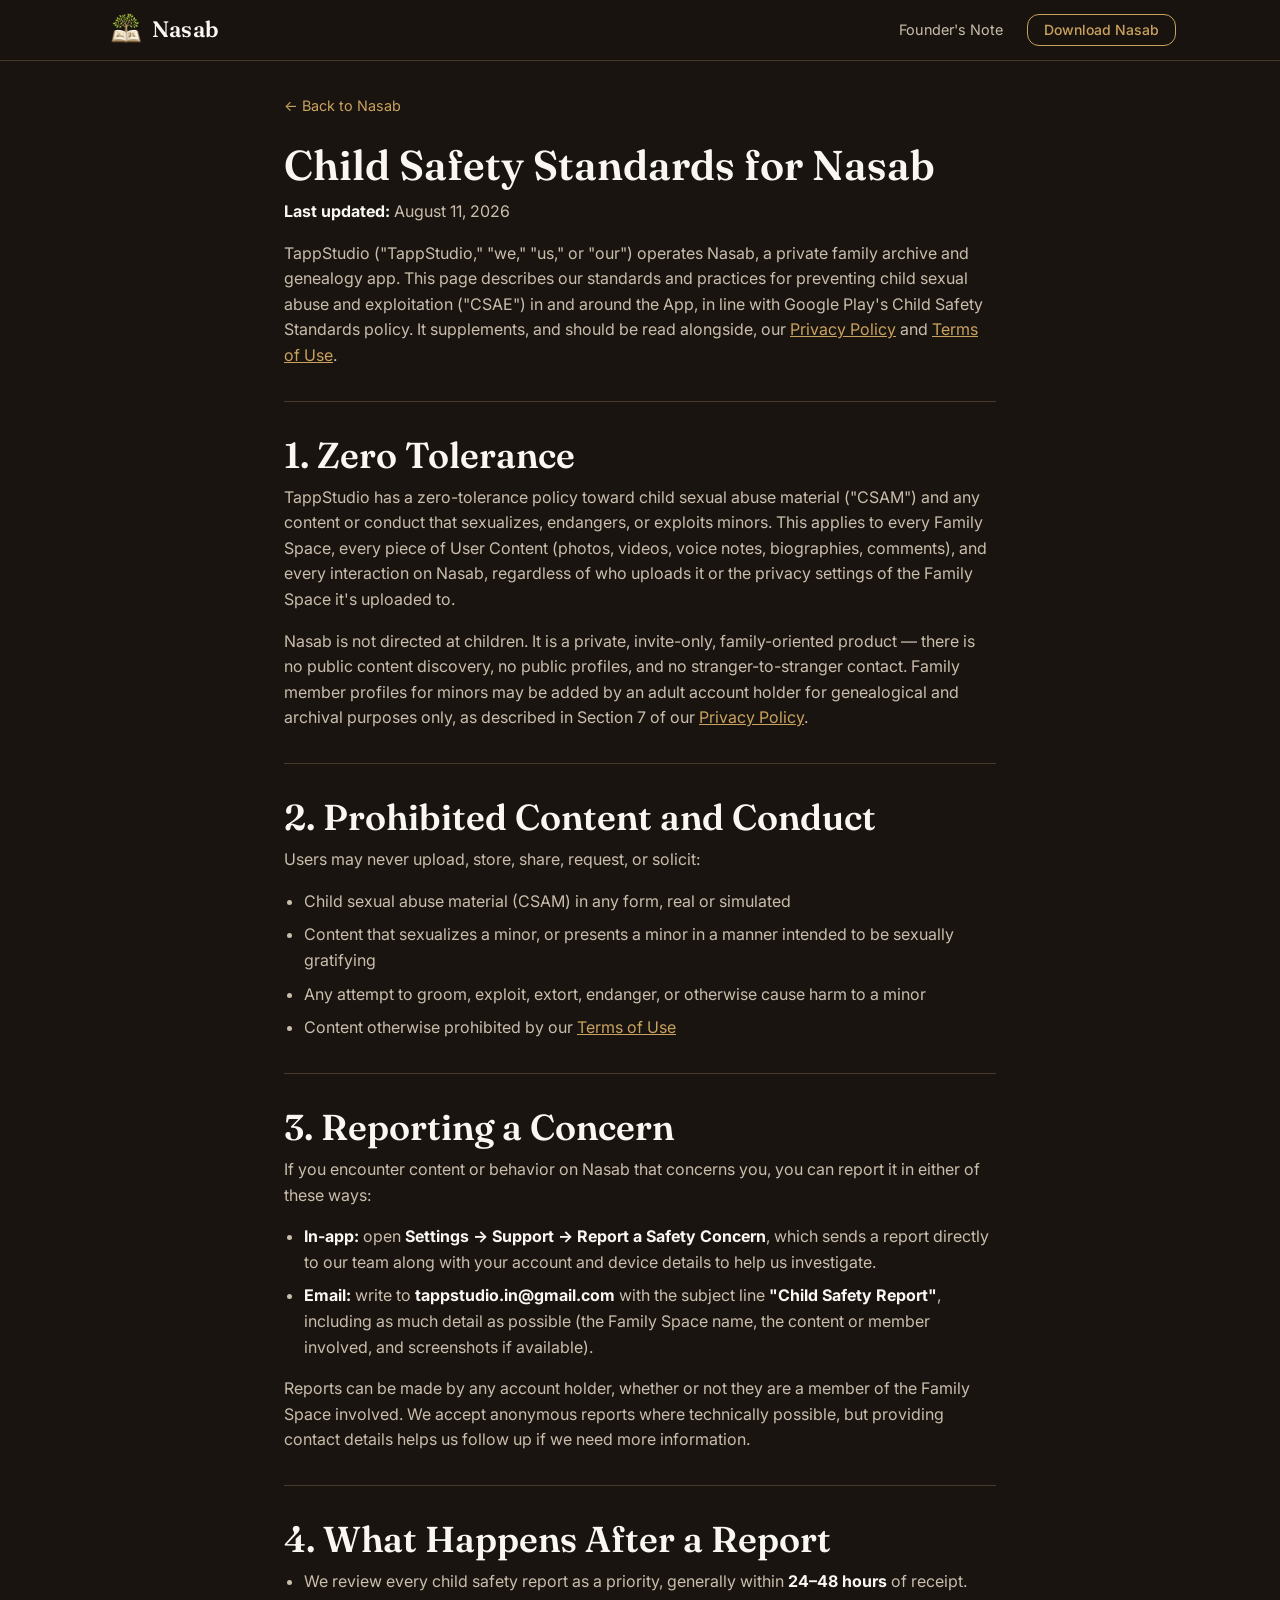
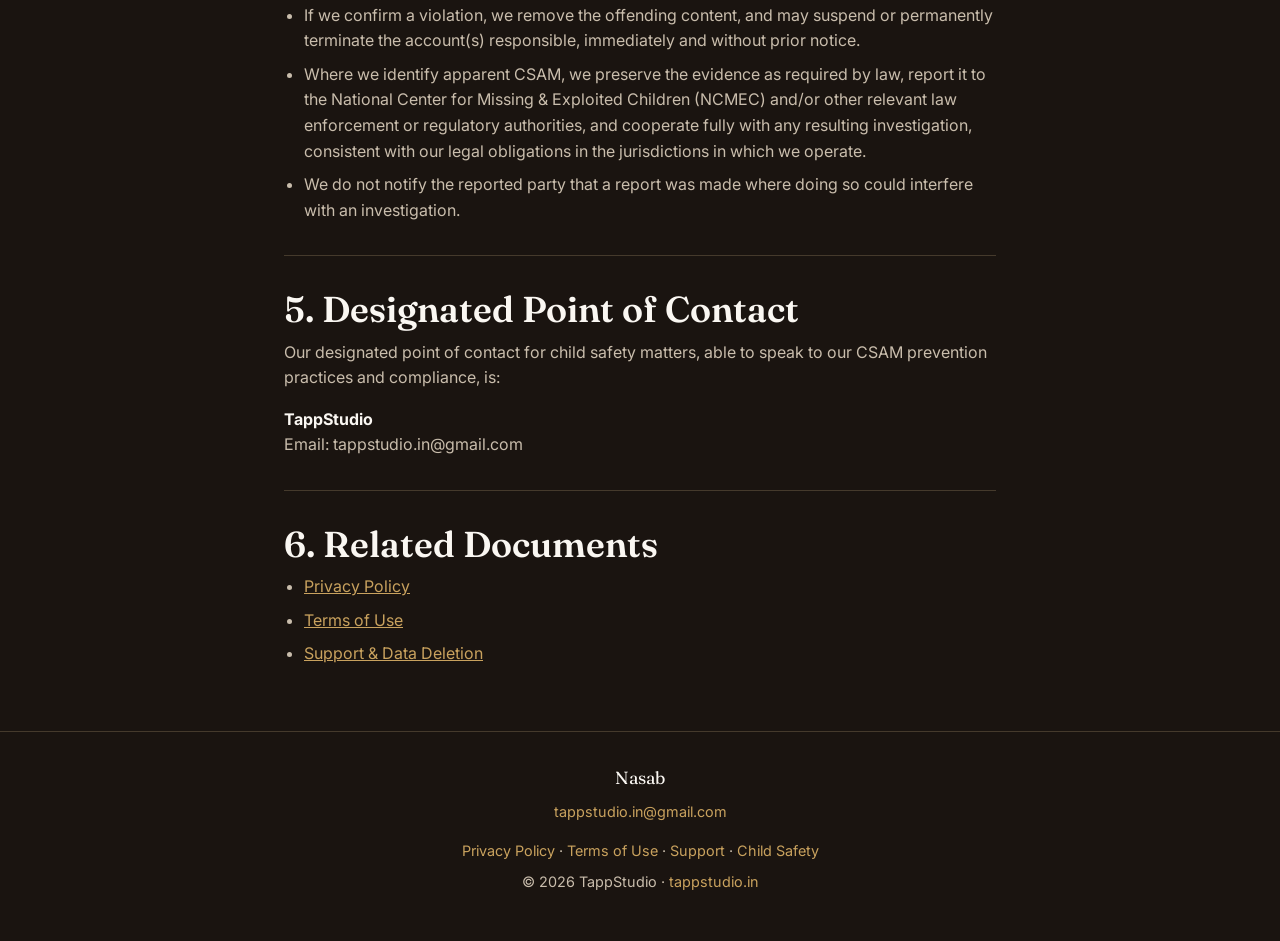
<file: child-safety-standards/index.html>
<!doctype html>
<html lang="en">

<head>
  <meta charset="UTF-8">
  <meta name="viewport" content="width=device-width, initial-scale=1.0">
  <title>Child Safety Standards — Nasab</title>
  <meta name="description" content="Nasab's Child Safety Standards: our zero-tolerance policy on child sexual abuse and exploitation, how to report a concern, and what happens next.">
  <link rel="canonical" href="https://nasab.tappstudio.in/child-safety-standards/">
  <meta name="theme-color" content="#4B3621">

  <link rel="icon" type="image/png" href="../assets/brand/icon.png">
  <link rel="apple-touch-icon" href="../assets/brand/icon.png">

  <!-- Open Graph -->
  <meta property="og:type" content="website">
  <meta property="og:site_name" content="Nasab">
  <meta property="og:url" content="https://nasab.tappstudio.in/child-safety-standards/">
  <meta property="og:title" content="Child Safety Standards — Nasab">
  <meta property="og:description" content="Nasab's Child Safety Standards: our zero-tolerance policy on child sexual abuse and exploitation, how to report a concern, and what happens next.">
  <meta property="og:image" content="https://nasab.tappstudio.in/assets/brand/og-image.jpg">
  <meta property="og:image:width" content="1200">
  <meta property="og:image:height" content="630">

  <!-- Twitter Card -->
  <meta name="twitter:card" content="summary_large_image">
  <meta name="twitter:title" content="Child Safety Standards — Nasab">
  <meta name="twitter:description" content="Nasab's Child Safety Standards: our zero-tolerance policy on child sexual abuse and exploitation, how to report a concern, and what happens next.">
  <meta name="twitter:image" content="https://nasab.tappstudio.in/assets/brand/og-image.jpg">

  <link rel="preconnect" href="https://fonts.googleapis.com">
  <link rel="preconnect" href="https://fonts.gstatic.com" crossorigin>
  <link
    href="https://fonts.googleapis.com/css2?family=Fraunces:wght@400;600;700&family=Lora:ital@1&family=Inter:wght@400;500;600&display=swap"
    rel="stylesheet">

  <link rel="stylesheet" href="../css/tokens.css">
  <link rel="stylesheet" href="../css/main.css">
</head>

<body>

  <header class="site-header">
    <div class="container">
      <div class="site-header-left">
        <a class="wordmark" href="/">
          <picture>
            <source srcset="../assets/brand/icon.webp" type="image/webp">
            <img class="wordmark-icon" src="../assets/brand/icon.png" alt="" width="44" height="44">
          </picture>Nasab</a>
      </div>
      <div class="site-header-right">
        <nav class="site-nav">
          <a href="/founders-note/">Founder's Note</a>
        </nav>
        <a class="btn btn-outline" href="/#download">Download Nasab</a>
      </div>
    </div>
  </header>

  <main id="top">

    <section class="legal">
      <div class="container legal-content">
        <a class="legal-back" href="/">&larr; Back to Nasab</a>

        <h1>Child Safety Standards for Nasab</h1>
        <p><strong>Last updated:</strong> August 11, 2026</p>
        <p>TappStudio ("TappStudio," "we," "us," or "our") operates Nasab, a private family archive and genealogy app. This page describes our standards and practices for preventing child sexual abuse and exploitation ("CSAE") in and around the App, in line with Google Play's Child Safety Standards policy. It supplements, and should be read alongside, our <a href="/privacy-policy/">Privacy Policy</a> and <a href="/terms/">Terms of Use</a>.</p>
        <hr />
        <h2>1. Zero Tolerance</h2>
        <p>TappStudio has a zero-tolerance policy toward child sexual abuse material ("CSAM") and any content or conduct that sexualizes, endangers, or exploits minors. This applies to every Family Space, every piece of User Content (photos, videos, voice notes, biographies, comments), and every interaction on Nasab, regardless of who uploads it or the privacy settings of the Family Space it's uploaded to.</p>
        <p>Nasab is not directed at children. It is a private, invite-only, family-oriented product — there is no public content discovery, no public profiles, and no stranger-to-stranger contact. Family member profiles for minors may be added by an adult account holder for genealogical and archival purposes only, as described in Section 7 of our <a href="/privacy-policy/">Privacy Policy</a>.</p>
        <hr />
        <h2>2. Prohibited Content and Conduct</h2>
        <p>Users may never upload, store, share, request, or solicit:</p>
        <ul>
        <li>Child sexual abuse material (CSAM) in any form, real or simulated</li>
        <li>Content that sexualizes a minor, or presents a minor in a manner intended to be sexually gratifying</li>
        <li>Any attempt to groom, exploit, extort, endanger, or otherwise cause harm to a minor</li>
        <li>Content otherwise prohibited by our <a href="/terms/">Terms of Use</a></li>
        </ul>
        <hr />
        <h2>3. Reporting a Concern</h2>
        <p>If you encounter content or behavior on Nasab that concerns you, you can report it in either of these ways:</p>
        <ul>
        <li><strong>In-app:</strong> open <strong>Settings &rarr; Support &rarr; Report a Safety Concern</strong>, which sends a report directly to our team along with your account and device details to help us investigate.</li>
        <li><strong>Email:</strong> write to <strong>tappstudio.in@gmail.com</strong> with the subject line <strong>"Child Safety Report"</strong>, including as much detail as possible (the Family Space name, the content or member involved, and screenshots if available).</li>
        </ul>
        <p>Reports can be made by any account holder, whether or not they are a member of the Family Space involved. We accept anonymous reports where technically possible, but providing contact details helps us follow up if we need more information.</p>
        <hr />
        <h2>4. What Happens After a Report</h2>
        <ul>
        <li>We review every child safety report as a priority, generally within <strong>24&ndash;48 hours</strong> of receipt.</li>
        <li>If we confirm a violation, we remove the offending content, and may suspend or permanently terminate the account(s) responsible, immediately and without prior notice.</li>
        <li>Where we identify apparent CSAM, we preserve the evidence as required by law, report it to the National Center for Missing &amp; Exploited Children (NCMEC) and/or other relevant law enforcement or regulatory authorities, and cooperate fully with any resulting investigation, consistent with our legal obligations in the jurisdictions in which we operate.</li>
        <li>We do not notify the reported party that a report was made where doing so could interfere with an investigation.</li>
        </ul>
        <hr />
        <h2>5. Designated Point of Contact</h2>
        <p>Our designated point of contact for child safety matters, able to speak to our CSAM prevention practices and compliance, is:</p>
        <p><strong>TappStudio</strong><br />
        Email: tappstudio.in@gmail.com</p>
        <hr />
        <h2>6. Related Documents</h2>
        <ul>
        <li><a href="/privacy-policy/">Privacy Policy</a></li>
        <li><a href="/terms/">Terms of Use</a></li>
        <li><a href="/support/">Support &amp; Data Deletion</a></li>
        </ul>
      </div>
    </section>

  </main>

  <footer class="site-footer">
    <div class="container">
      <p class="footer-wordmark">Nasab</p>
      <p><a href="mailto:tappstudio.in@gmail.com">tappstudio.in@gmail.com</a></p>
      <p class="footer-links">
        <a href="/privacy-policy/">Privacy Policy</a> &middot;
        <a href="/terms/">Terms of Use</a> &middot;
        <a href="/support/">Support</a> &middot;
        <a href="/child-safety-standards/">Child Safety</a>
      </p>
      <p>&copy; <span id="year"></span> TappStudio &middot; <a href="https://tappstudio.in">tappstudio.in</a></p>
    </div>
  </footer>

  <script>
    document.getElementById('year').textContent = new Date().getFullYear();
  </script>
</body>

</html>
</file>
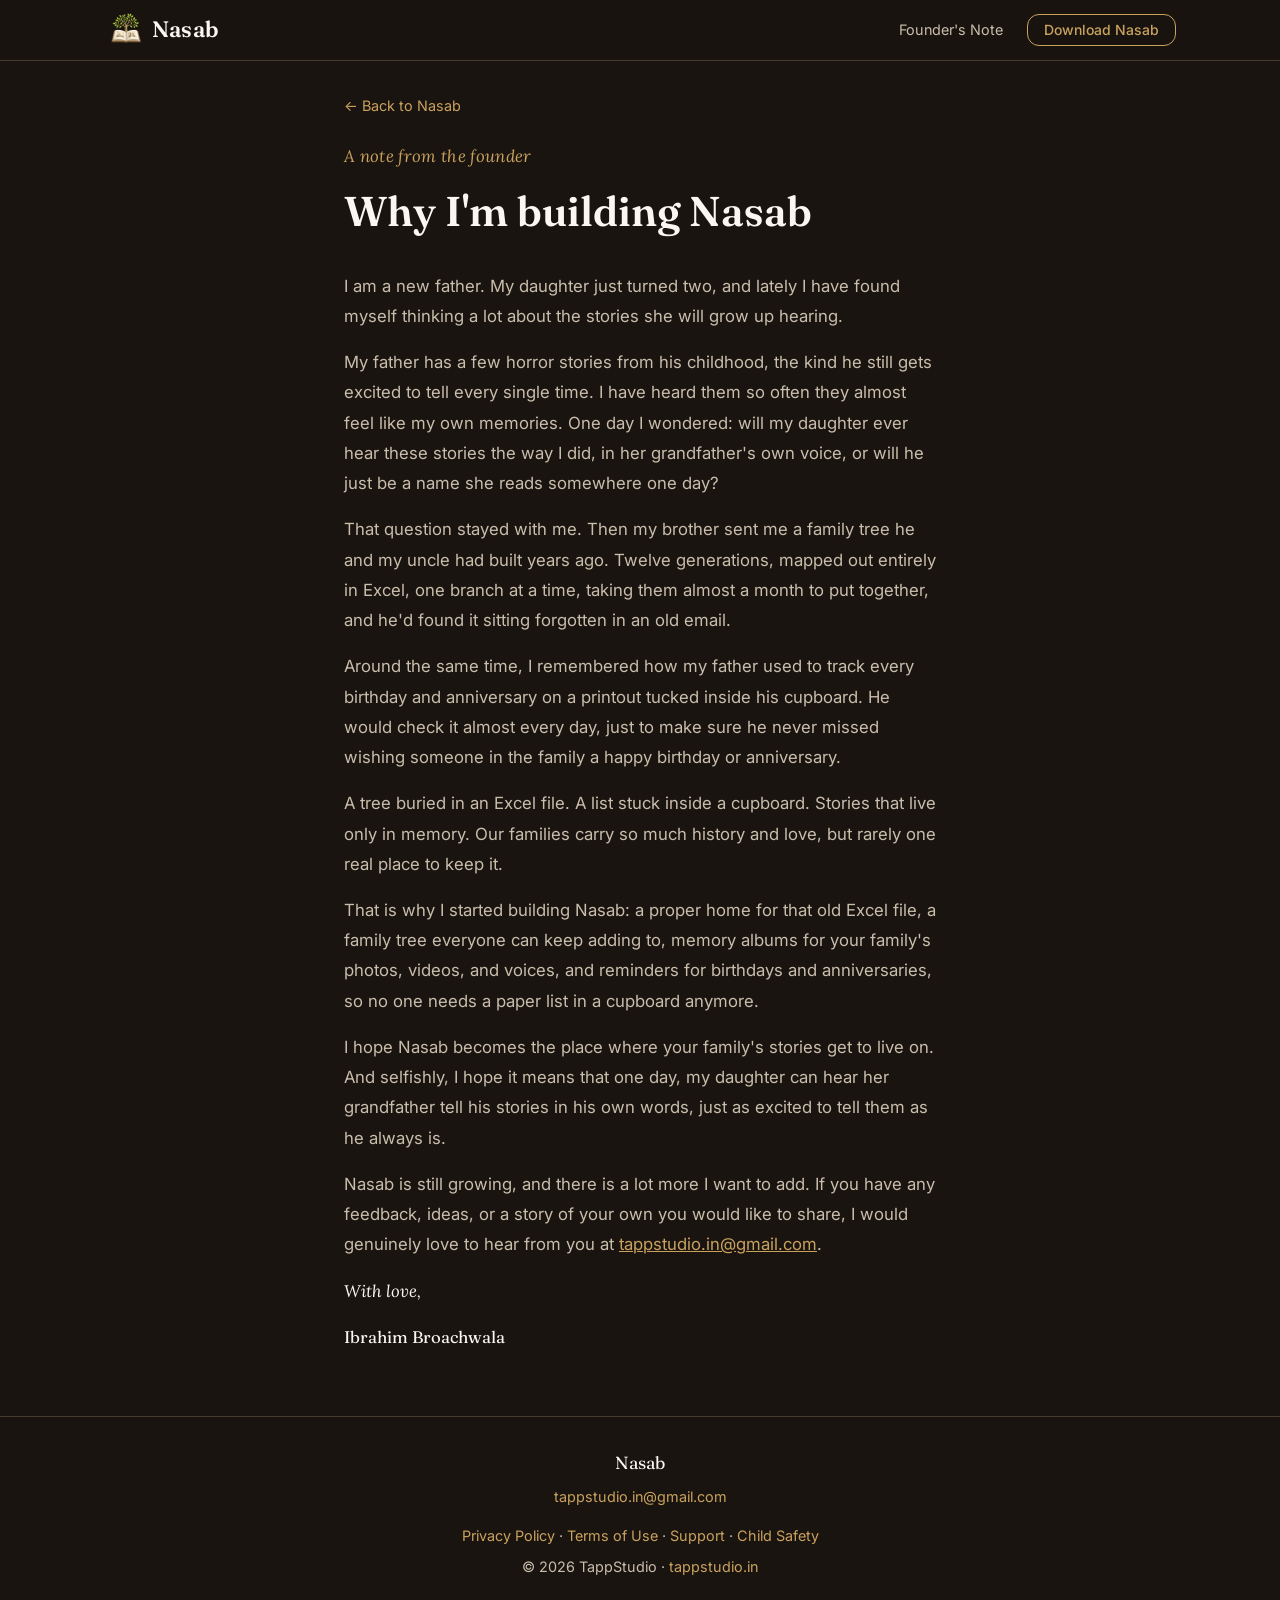
<file: founders-note/index.html>
<!doctype html>
<html lang="en">

<head>
  <meta charset="UTF-8">
  <meta name="viewport" content="width=device-width, initial-scale=1.0">
  <title>A Founder's Note: Why I'm Building Nasab</title>
  <meta name="description"
    content="A personal note from Nasab's founder on why he is building a family archive app: for his daughter, his father's stories, and a family tree that should never sit forgotten in an old email again.">
  <link rel="canonical" href="https://nasab.tappstudio.in/founders-note/">
  <meta name="theme-color" content="#4B3621">

  <link rel="icon" type="image/png" href="../assets/brand/icon.png">
  <link rel="apple-touch-icon" href="../assets/brand/icon.png">

  <!-- Open Graph -->
  <meta property="og:type" content="article">
  <meta property="og:site_name" content="Nasab">
  <meta property="og:url" content="https://nasab.tappstudio.in/founders-note/">
  <meta property="og:title" content="A Founder's Note: Why I'm Building Nasab">
  <meta property="og:description"
    content="A personal note from Nasab's founder on why he is building a family archive app: for his daughter, his father's stories, and a family tree that should never sit forgotten in an old email again.">
  <meta property="og:image" content="https://nasab.tappstudio.in/assets/brand/og-image.jpg">
  <meta property="og:image:width" content="1200">
  <meta property="og:image:height" content="630">

  <!-- Twitter Card -->
  <meta name="twitter:card" content="summary_large_image">
  <meta name="twitter:title" content="A Founder's Note: Why I'm Building Nasab">
  <meta name="twitter:description"
    content="A personal note from Nasab's founder on why he is building a family archive app: for his daughter, his father's stories, and a family tree that should never sit forgotten in an old email again.">
  <meta name="twitter:image" content="https://nasab.tappstudio.in/assets/brand/og-image.jpg">

  <link rel="preconnect" href="https://fonts.googleapis.com">
  <link rel="preconnect" href="https://fonts.gstatic.com" crossorigin>
  <link
    href="https://fonts.googleapis.com/css2?family=Fraunces:wght@400;600;700&family=Lora:ital@1&family=Inter:wght@400;500;600&display=swap"
    rel="stylesheet">

  <link rel="stylesheet" href="../css/tokens.css">
  <link rel="stylesheet" href="../css/main.css">
</head>

<body>

  <header class="site-header">
    <div class="container">
      <div class="site-header-left">
        <a class="wordmark" href="/">
          <picture>
            <source srcset="../assets/brand/icon.webp" type="image/webp">
            <img class="wordmark-icon" src="../assets/brand/icon.png" alt="" width="44" height="44">
          </picture>Nasab</a>
      </div>
      <div class="site-header-right">
        <nav class="site-nav">
          <a href="/founders-note/">Founder's Note</a>
        </nav>
        <a class="btn btn-outline" href="/#download">Download Nasab</a>
      </div>
    </div>
  </header>

  <main id="top">

    <section class="legal">
      <div class="container legal-content letter-content">
        <a class="legal-back" href="/">&larr; Back to Nasab</a>

        <p class="eyebrow">A note from the founder</p>
        <h1>Why I'm building Nasab</h1>
        <br>
        <p>I am a new father. My daughter just turned two, and lately I have found myself thinking a lot about the
          stories she will grow up hearing.</p>

        <p>My father has a few horror stories from his childhood, the kind he still gets excited to tell every
          single time. I have heard them so often they almost feel like my own memories. One day I wondered: will
          my daughter ever hear these stories the way I did, in her grandfather's own voice, or will he just be a
          name she reads somewhere one day?</p>

        <p>That question stayed with me. Then my brother sent me a family tree he and my uncle had built years ago.
          Twelve generations, mapped out entirely in Excel, one branch at a time, taking them almost a month to put
          together, and he'd found it sitting forgotten in an old email.</p>

        <p>Around the same time, I remembered how my father used to track every birthday and anniversary on a
          printout tucked inside his cupboard. He would check it almost every day, just to make sure he never
          missed wishing someone in the family a happy birthday or anniversary.</p>

        <p>A tree buried in an Excel file. A list stuck inside a cupboard. Stories that live only in memory. Our
          families carry so much history and love, but rarely one real place to keep it.</p>

        <p>That is why I started building Nasab: a proper home for that old Excel file, a family tree everyone
          can keep adding to, memory albums for your family's photos, videos, and voices, and reminders for
          birthdays and anniversaries, so no one needs a paper list in a cupboard anymore.</p>

        <p>I hope Nasab becomes the place where your family's stories get to live on. And selfishly, I hope it
          means that one day, my daughter can hear her grandfather tell his stories in his own words, just as
          excited to tell them as he always is.</p>

        <p>Nasab is still growing, and there is a lot more I want to add. If you have any feedback, ideas, or a
          story of your own you would like to share, I would genuinely love to hear from you at
          <a href="mailto:tappstudio.in@gmail.com">tappstudio.in@gmail.com</a>.
        </p>

        <p class="letter-signoff">With love,</p>
        <p class="letter-signature">Ibrahim Broachwala</p>
      </div>
    </section>

  </main>

  <footer class="site-footer">
    <div class="container">
      <p class="footer-wordmark">Nasab</p>
      <p><a href="mailto:tappstudio.in@gmail.com">tappstudio.in@gmail.com</a></p>
      <p class="footer-links">
        <a href="/privacy-policy/">Privacy Policy</a> &middot;
        <a href="/terms/">Terms of Use</a> &middot;
        <a href="/support/">Support</a> &middot;
        <a href="/child-safety-standards/">Child Safety</a>
      </p>
      <p>&copy; <span id="year"></span> TappStudio &middot; <a href="https://tappstudio.in">tappstudio.in</a></p>
    </div>
  </footer>

  <script>
    document.getElementById('year').textContent = new Date().getFullYear();
  </script>
</body>

</html>
</file>
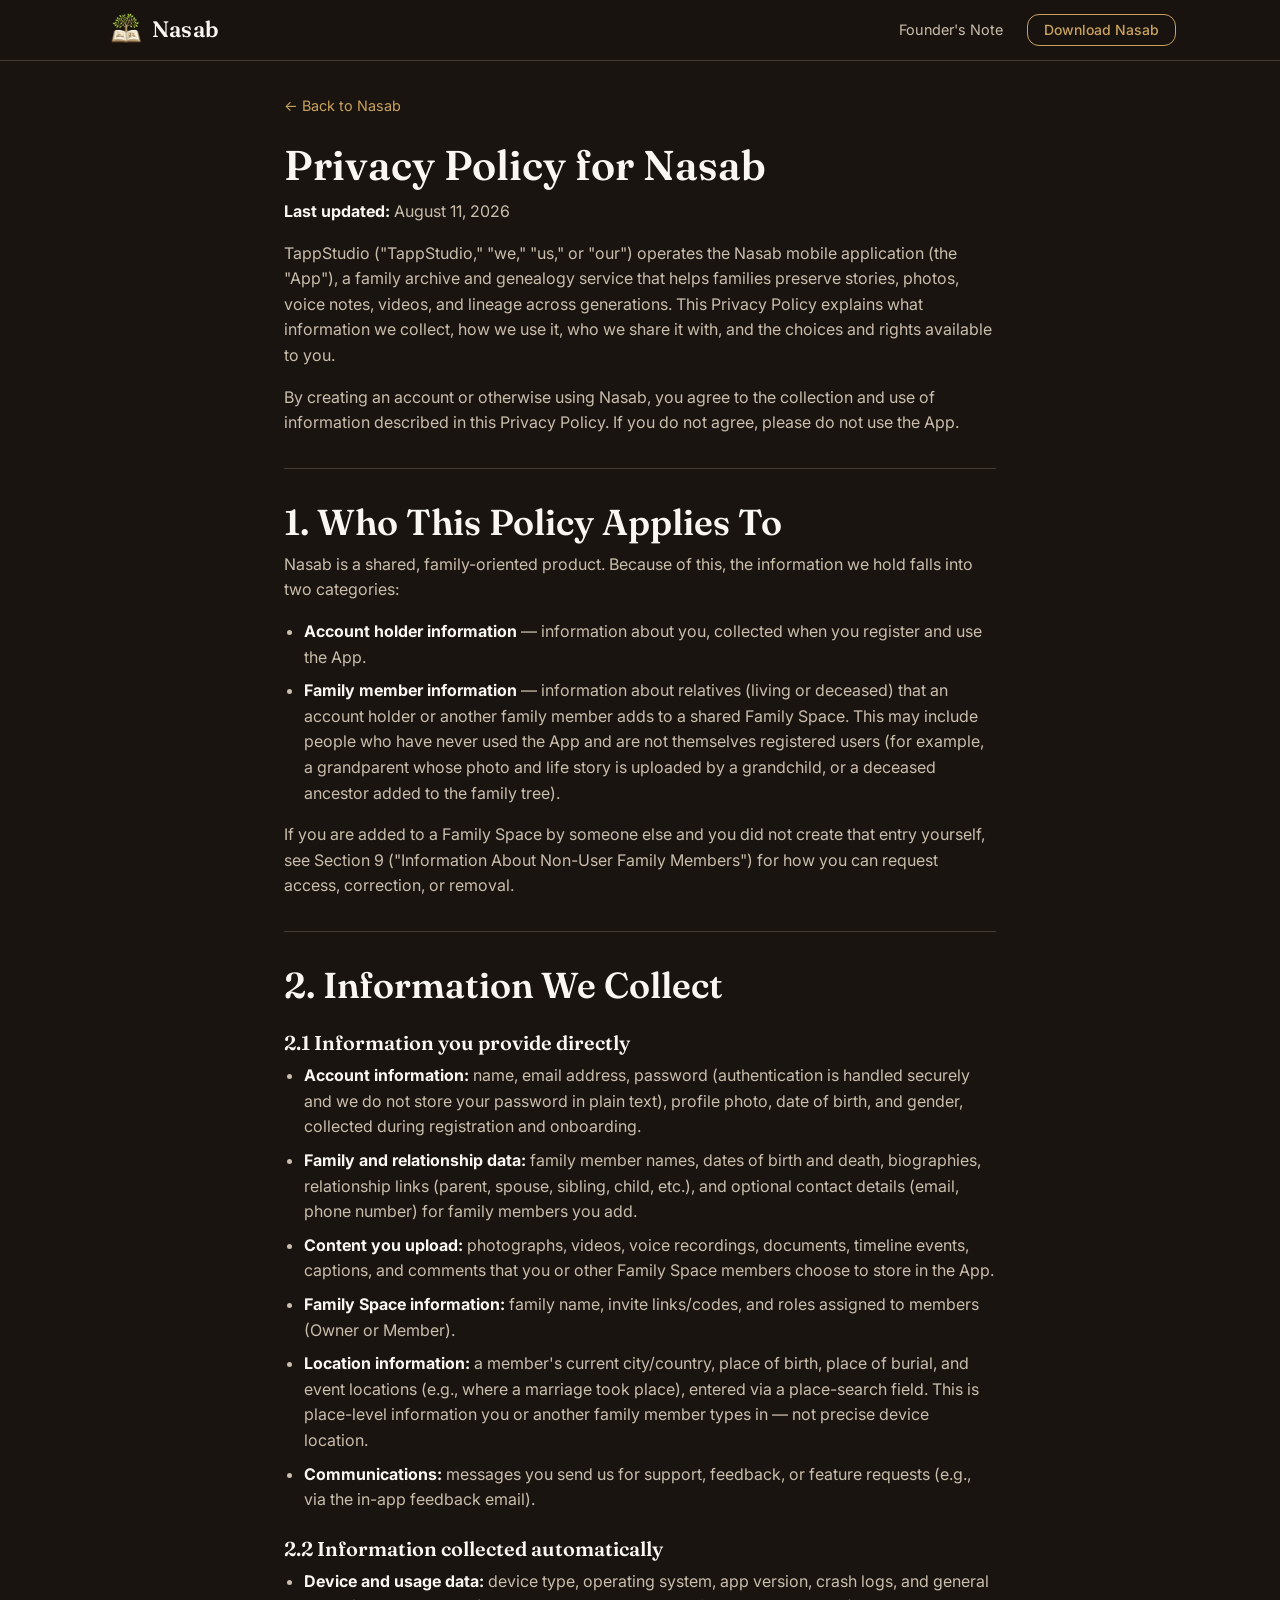
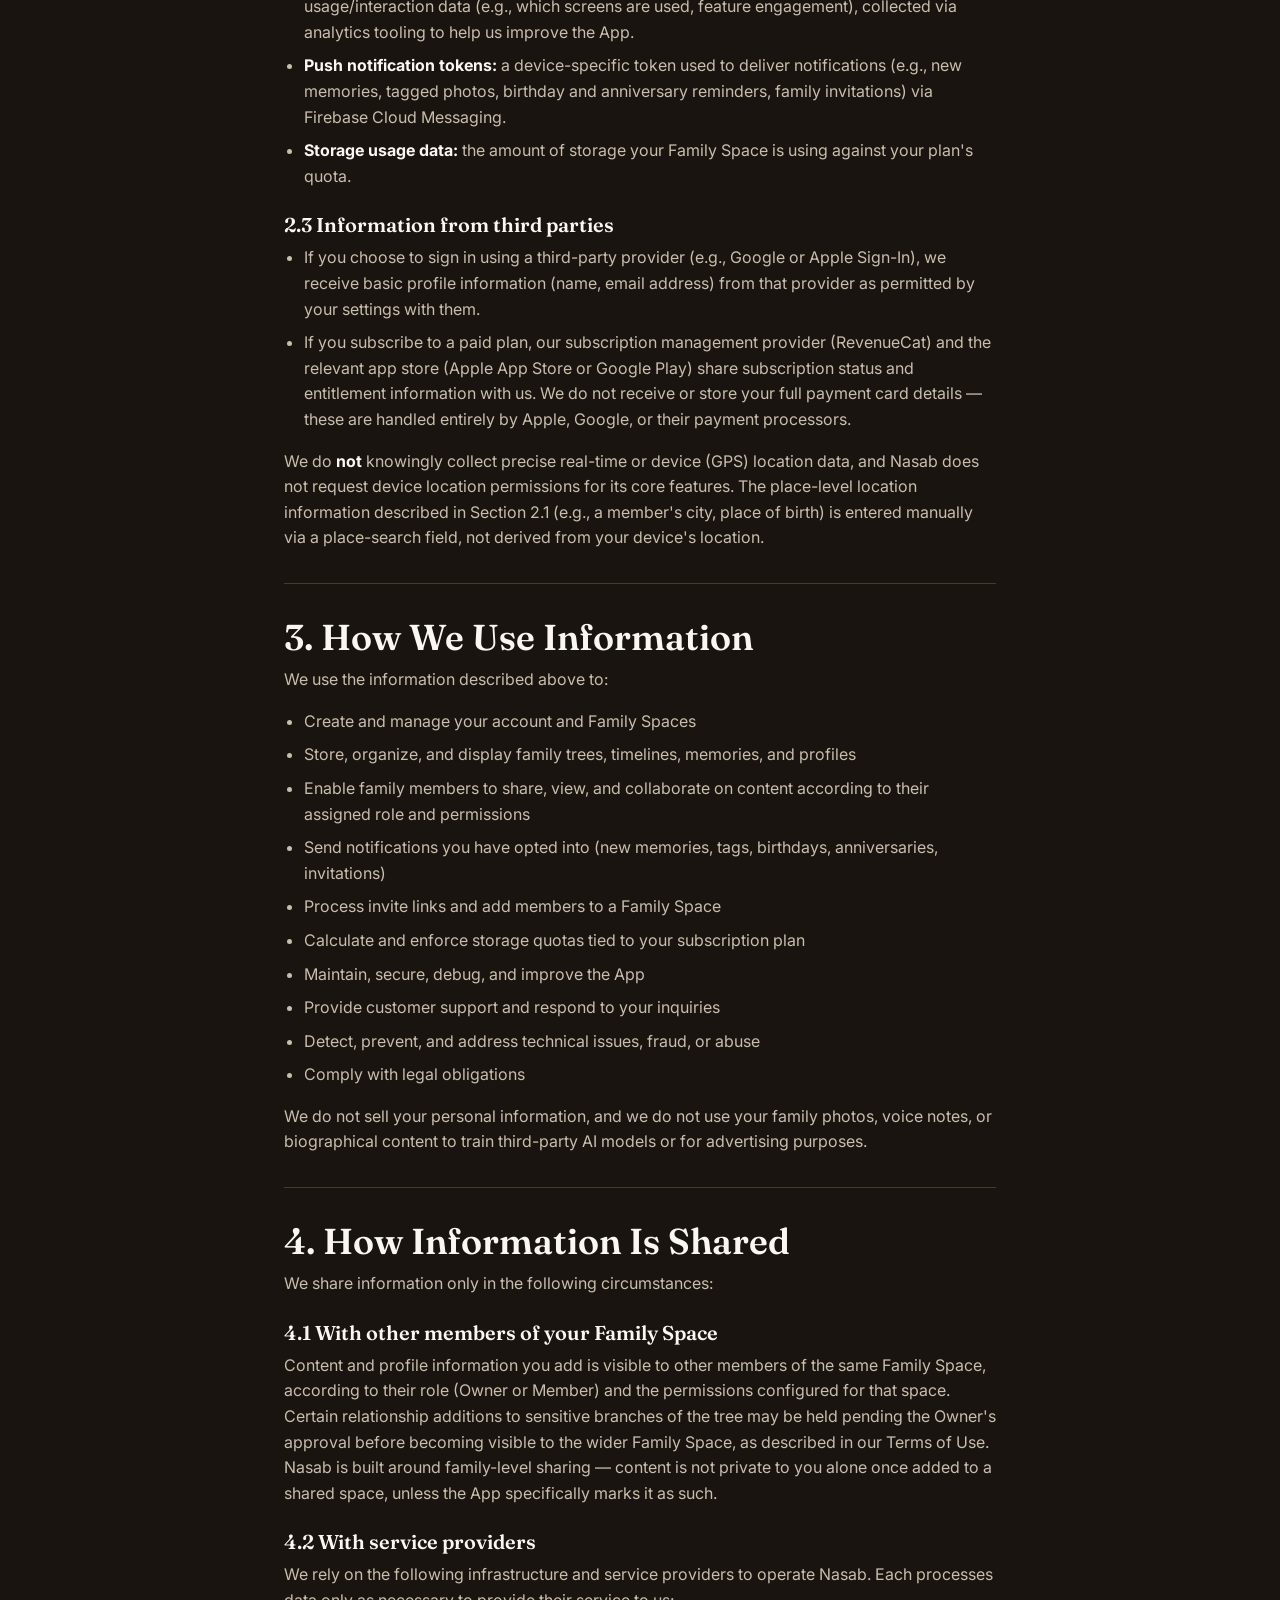
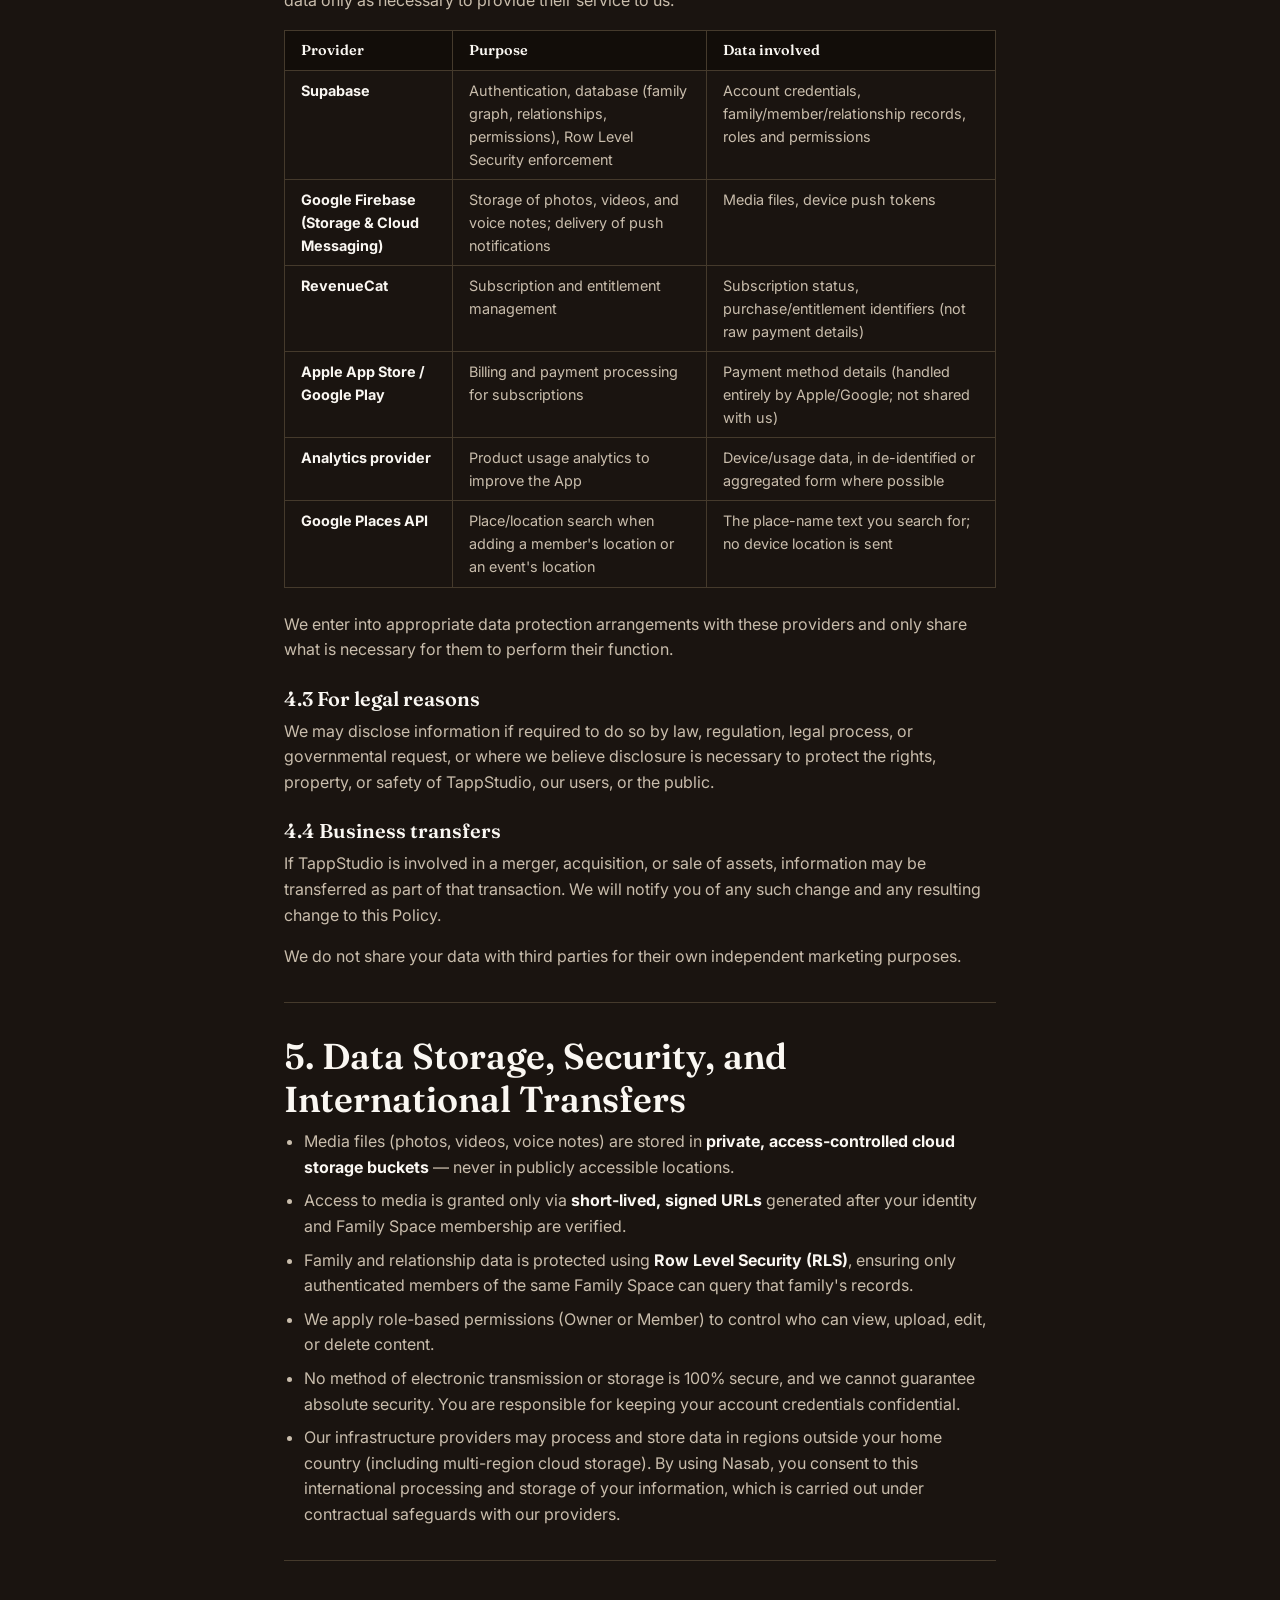
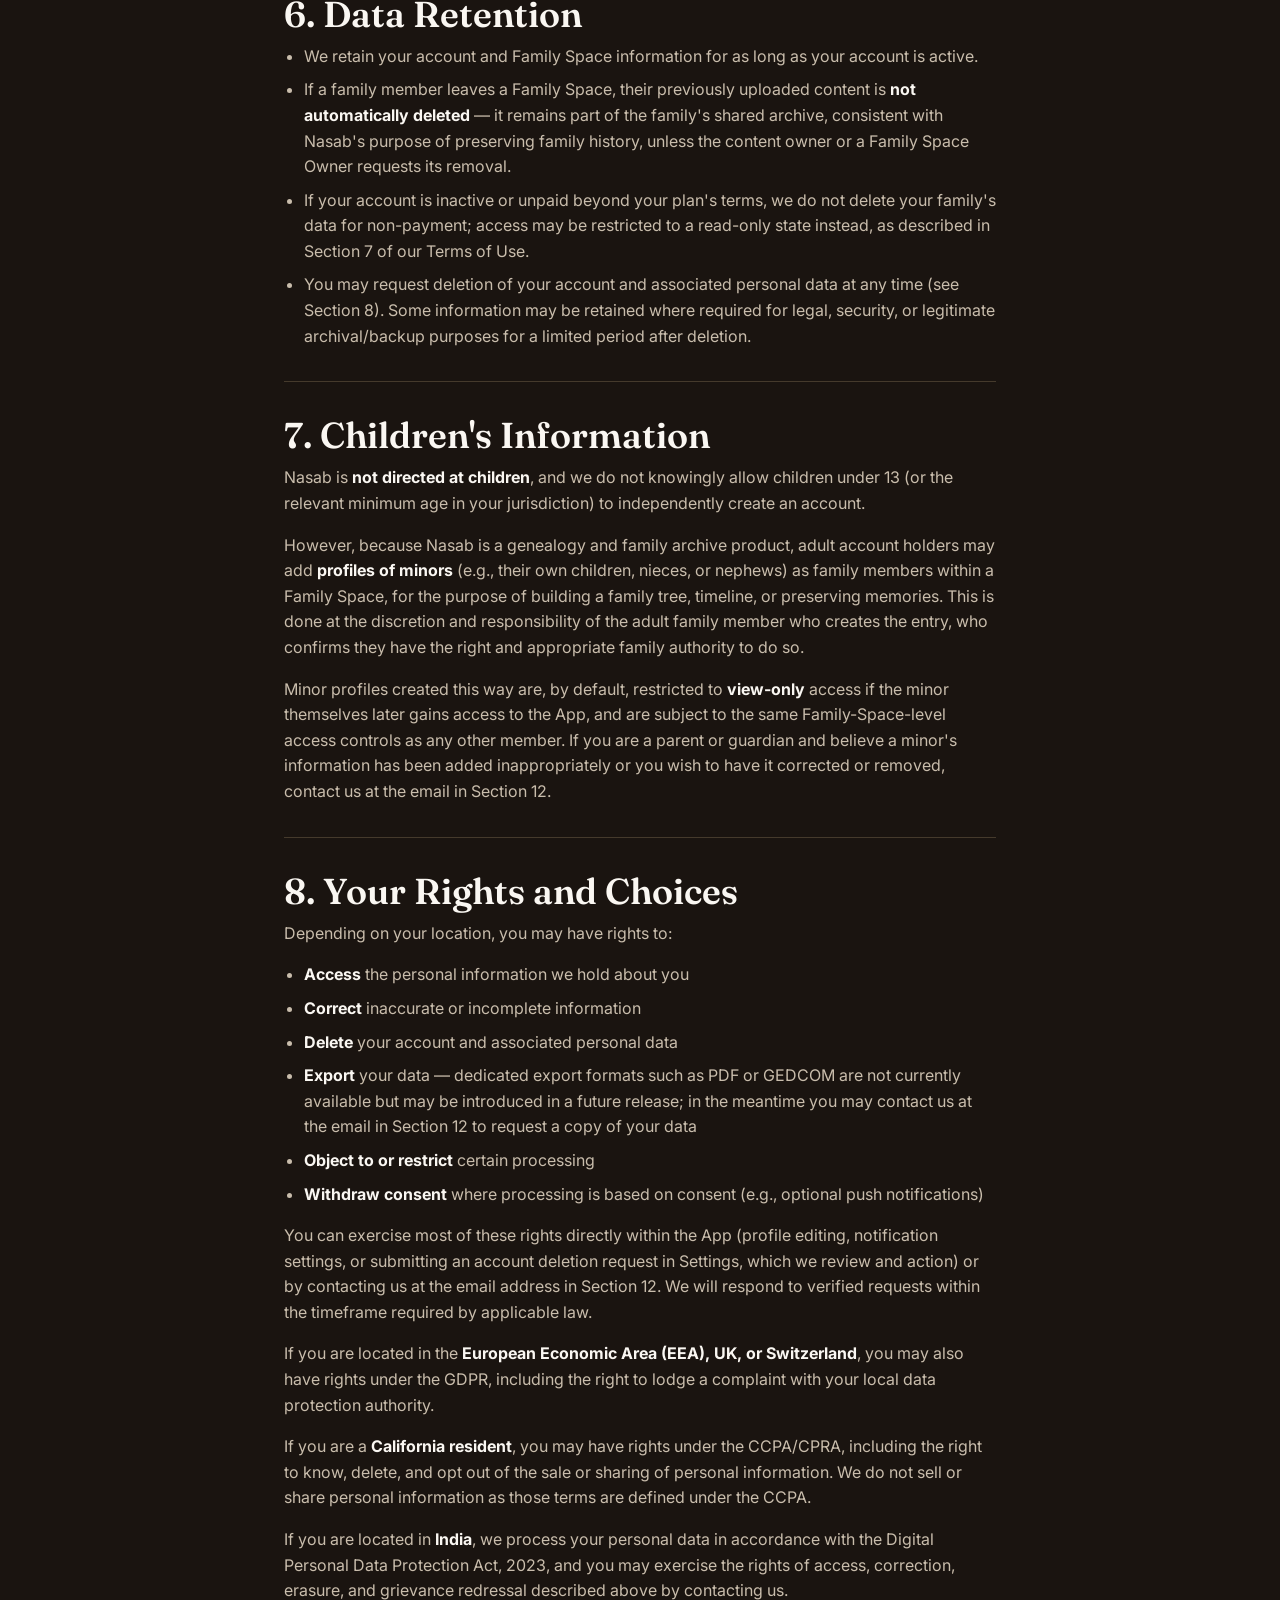
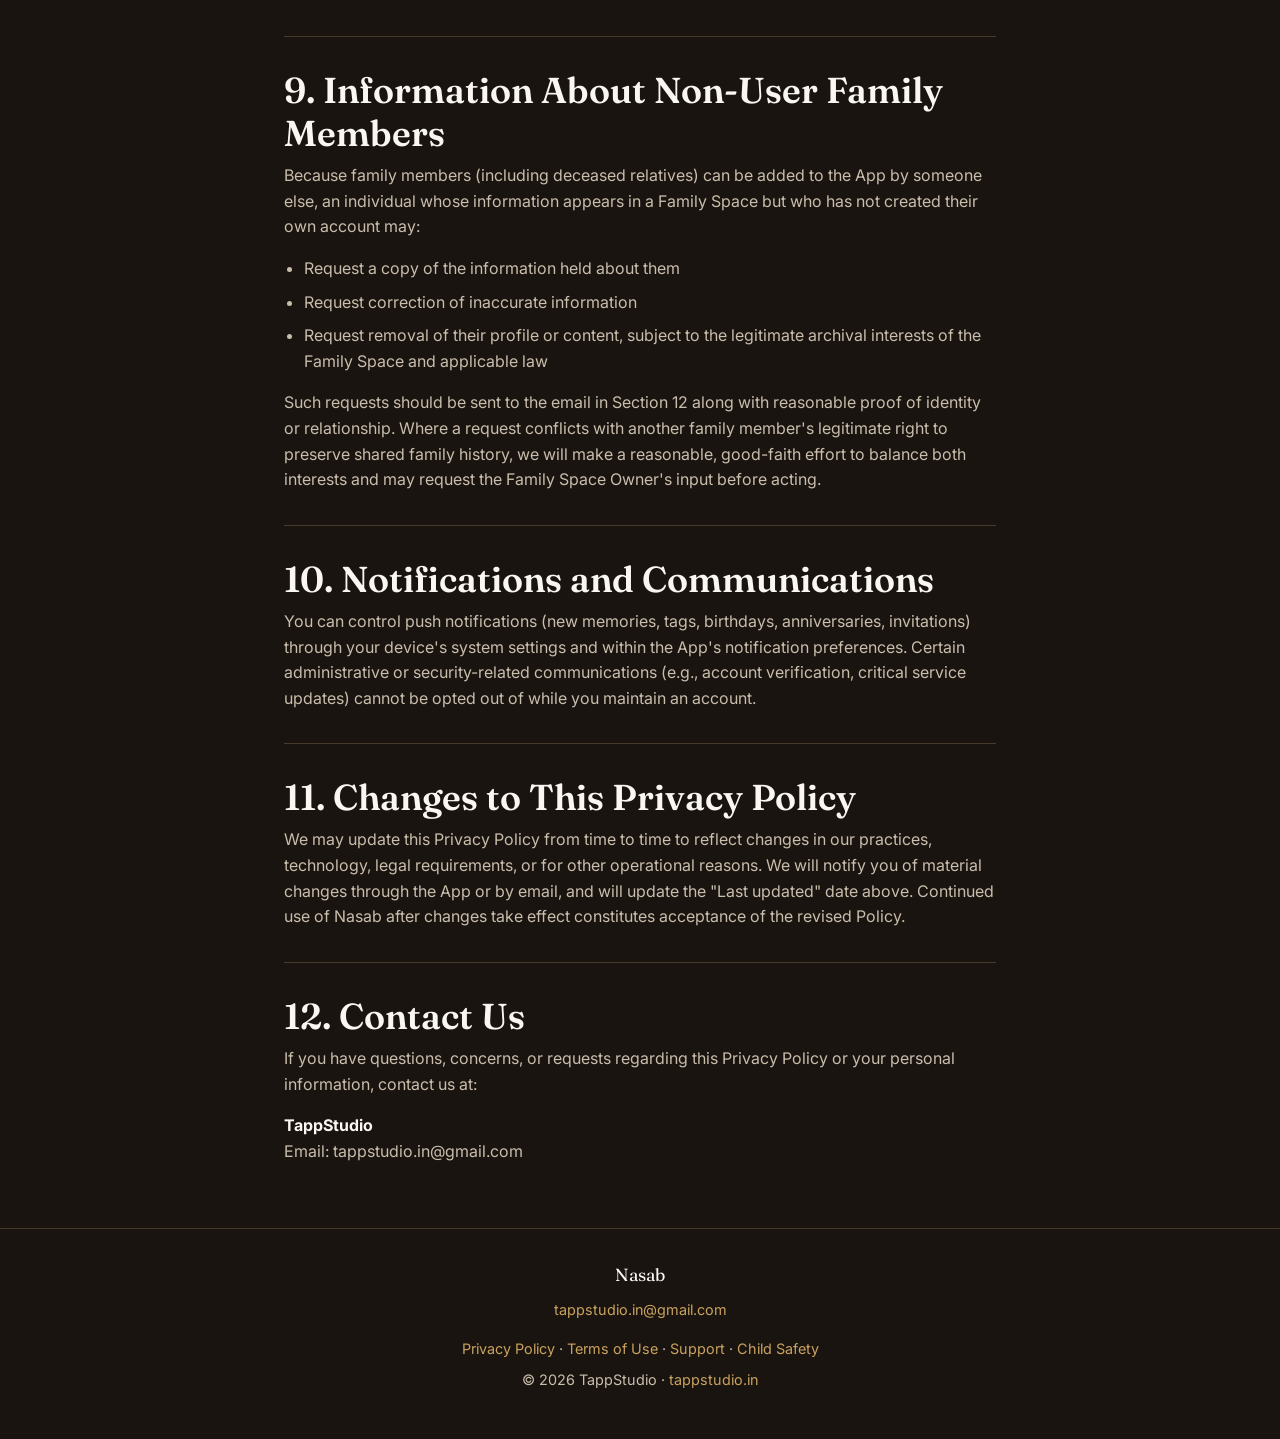
<file: privacy-policy/index.html>
<!doctype html>
<html lang="en">

<head>
  <meta charset="UTF-8">
  <meta name="viewport" content="width=device-width, initial-scale=1.0">
  <title>Privacy Policy — Nasab</title>
  <meta name="description" content="Nasab's Privacy Policy: what information we collect, how we use it, who we share it with, and your rights and choices.">
  <link rel="canonical" href="https://nasab.tappstudio.in/privacy-policy/">
  <meta name="theme-color" content="#4B3621">

  <link rel="icon" type="image/png" href="../assets/brand/icon.png">
  <link rel="apple-touch-icon" href="../assets/brand/icon.png">

  <!-- Open Graph -->
  <meta property="og:type" content="website">
  <meta property="og:site_name" content="Nasab">
  <meta property="og:url" content="https://nasab.tappstudio.in/privacy-policy/">
  <meta property="og:title" content="Privacy Policy — Nasab">
  <meta property="og:description" content="Nasab's Privacy Policy: what information we collect, how we use it, who we share it with, and your rights and choices.">
  <meta property="og:image" content="https://nasab.tappstudio.in/assets/brand/og-image.jpg">
  <meta property="og:image:width" content="1200">
  <meta property="og:image:height" content="630">

  <!-- Twitter Card -->
  <meta name="twitter:card" content="summary_large_image">
  <meta name="twitter:title" content="Privacy Policy — Nasab">
  <meta name="twitter:description" content="Nasab's Privacy Policy: what information we collect, how we use it, who we share it with, and your rights and choices.">
  <meta name="twitter:image" content="https://nasab.tappstudio.in/assets/brand/og-image.jpg">

  <link rel="preconnect" href="https://fonts.googleapis.com">
  <link rel="preconnect" href="https://fonts.gstatic.com" crossorigin>
  <link
    href="https://fonts.googleapis.com/css2?family=Fraunces:wght@400;600;700&family=Lora:ital@1&family=Inter:wght@400;500;600&display=swap"
    rel="stylesheet">

  <link rel="stylesheet" href="../css/tokens.css">
  <link rel="stylesheet" href="../css/main.css">
</head>

<body>

  <header class="site-header">
    <div class="container">
      <div class="site-header-left">
        <a class="wordmark" href="/">
          <picture>
            <source srcset="../assets/brand/icon.webp" type="image/webp">
            <img class="wordmark-icon" src="../assets/brand/icon.png" alt="" width="44" height="44">
          </picture>Nasab</a>
      </div>
      <div class="site-header-right">
        <nav class="site-nav">
          <a href="/founders-note/">Founder's Note</a>
        </nav>
        <a class="btn btn-outline" href="/#download">Download Nasab</a>
      </div>
    </div>
  </header>

  <main id="top">

    <section class="legal">
      <div class="container legal-content">
        <a class="legal-back" href="/">&larr; Back to Nasab</a>

        <h1>Privacy Policy for Nasab</h1>
        <p><strong>Last updated:</strong> August 11, 2026</p>
        <p>TappStudio ("TappStudio," "we," "us," or "our") operates the Nasab mobile application (the "App"), a family archive and genealogy service that helps families preserve stories, photos, voice notes, videos, and lineage across generations. This Privacy Policy explains what information we collect, how we use it, who we share it with, and the choices and rights available to you.</p>
        <p>By creating an account or otherwise using Nasab, you agree to the collection and use of information described in this Privacy Policy. If you do not agree, please do not use the App.</p>
        <hr />
        <h2>1. Who This Policy Applies To</h2>
        <p>Nasab is a shared, family-oriented product. Because of this, the information we hold falls into two categories:</p>
        <ul>
        <li><strong>Account holder information</strong> — information about you, collected when you register and use the App.</li>
        <li><strong>Family member information</strong> — information about relatives (living or deceased) that an account holder or another family member adds to a shared Family Space. This may include people who have never used the App and are not themselves registered users (for example, a grandparent whose photo and life story is uploaded by a grandchild, or a deceased ancestor added to the family tree).</li>
        </ul>
        <p>If you are added to a Family Space by someone else and you did not create that entry yourself, see Section 9 ("Information About Non-User Family Members") for how you can request access, correction, or removal.</p>
        <hr />
        <h2>2. Information We Collect</h2>
        <h3>2.1 Information you provide directly</h3>
        <ul>
        <li><strong>Account information:</strong> name, email address, password (authentication is handled securely and we do not store your password in plain text), profile photo, date of birth, and gender, collected during registration and onboarding.</li>
        <li><strong>Family and relationship data:</strong> family member names, dates of birth and death, biographies, relationship links (parent, spouse, sibling, child, etc.), and optional contact details (email, phone number) for family members you add.</li>
        <li><strong>Content you upload:</strong> photographs, videos, voice recordings, documents, timeline events, captions, and comments that you or other Family Space members choose to store in the App.</li>
        <li><strong>Family Space information:</strong> family name, invite links/codes, and roles assigned to members (Owner or Member).</li>
        <li><strong>Location information:</strong> a member's current city/country, place of birth, place of burial, and event locations (e.g., where a marriage took place), entered via a place-search field. This is place-level information you or another family member types in — not precise device location.</li>
        <li><strong>Communications:</strong> messages you send us for support, feedback, or feature requests (e.g., via the in-app feedback email).</li>
        </ul>
        <h3>2.2 Information collected automatically</h3>
        <ul>
        <li><strong>Device and usage data:</strong> device type, operating system, app version, crash logs, and general usage/interaction data (e.g., which screens are used, feature engagement), collected via analytics tooling to help us improve the App.</li>
        <li><strong>Push notification tokens:</strong> a device-specific token used to deliver notifications (e.g., new memories, tagged photos, birthday and anniversary reminders, family invitations) via Firebase Cloud Messaging.</li>
        <li><strong>Storage usage data:</strong> the amount of storage your Family Space is using against your plan's quota.</li>
        </ul>
        <h3>2.3 Information from third parties</h3>
        <ul>
        <li>If you choose to sign in using a third-party provider (e.g., Google or Apple Sign-In), we receive basic profile information (name, email address) from that provider as permitted by your settings with them.</li>
        <li>If you subscribe to a paid plan, our subscription management provider (RevenueCat) and the relevant app store (Apple App Store or Google Play) share subscription status and entitlement information with us. We do not receive or store your full payment card details — these are handled entirely by Apple, Google, or their payment processors.</li>
        </ul>
        <p>We do <strong>not</strong> knowingly collect precise real-time or device (GPS) location data, and Nasab does not request device location permissions for its core features. The place-level location information described in Section 2.1 (e.g., a member's city, place of birth) is entered manually via a place-search field, not derived from your device's location.</p>
        <hr />
        <h2>3. How We Use Information</h2>
        <p>We use the information described above to:</p>
        <ul>
        <li>Create and manage your account and Family Spaces</li>
        <li>Store, organize, and display family trees, timelines, memories, and profiles</li>
        <li>Enable family members to share, view, and collaborate on content according to their assigned role and permissions</li>
        <li>Send notifications you have opted into (new memories, tags, birthdays, anniversaries, invitations)</li>
        <li>Process invite links and add members to a Family Space</li>
        <li>Calculate and enforce storage quotas tied to your subscription plan</li>
        <li>Maintain, secure, debug, and improve the App</li>
        <li>Provide customer support and respond to your inquiries</li>
        <li>Detect, prevent, and address technical issues, fraud, or abuse</li>
        <li>Comply with legal obligations</li>
        </ul>
        <p>We do not sell your personal information, and we do not use your family photos, voice notes, or biographical content to train third-party AI models or for advertising purposes.</p>
        <hr />
        <h2>4. How Information Is Shared</h2>
        <p>We share information only in the following circumstances:</p>
        <h3>4.1 With other members of your Family Space</h3>
        <p>Content and profile information you add is visible to other members of the same Family Space, according to their role (Owner or Member) and the permissions configured for that space. Certain relationship additions to sensitive branches of the tree may be held pending the Owner's approval before becoming visible to the wider Family Space, as described in our Terms of Use. Nasab is built around family-level sharing — content is not private to you alone once added to a shared space, unless the App specifically marks it as such.</p>
        <h3>4.2 With service providers</h3>
        <p>We rely on the following infrastructure and service providers to operate Nasab. Each processes data only as necessary to provide their service to us:</p>
        <div class="table-scroll"><table>
        <thead>
        <tr>
        <th>Provider</th>
        <th>Purpose</th>
        <th>Data involved</th>
        </tr>
        </thead>
        <tbody>
        <tr>
        <td><strong>Supabase</strong></td>
        <td>Authentication, database (family graph, relationships, permissions), Row Level Security enforcement</td>
        <td>Account credentials, family/member/relationship records, roles and permissions</td>
        </tr>
        <tr>
        <td><strong>Google Firebase (Storage &amp; Cloud Messaging)</strong></td>
        <td>Storage of photos, videos, and voice notes; delivery of push notifications</td>
        <td>Media files, device push tokens</td>
        </tr>
        <tr>
        <td><strong>RevenueCat</strong></td>
        <td>Subscription and entitlement management</td>
        <td>Subscription status, purchase/entitlement identifiers (not raw payment details)</td>
        </tr>
        <tr>
        <td><strong>Apple App Store / Google Play</strong></td>
        <td>Billing and payment processing for subscriptions</td>
        <td>Payment method details (handled entirely by Apple/Google; not shared with us)</td>
        </tr>
        <tr>
        <td><strong>Analytics provider</strong></td>
        <td>Product usage analytics to improve the App</td>
        <td>Device/usage data, in de-identified or aggregated form where possible</td>
        </tr>
        <tr>
        <td><strong>Google Places API</strong></td>
        <td>Place/location search when adding a member's location or an event's location</td>
        <td>The place-name text you search for; no device location is sent</td>
        </tr>
        </tbody>
        </table></div>
        <p>We enter into appropriate data protection arrangements with these providers and only share what is necessary for them to perform their function.</p>
        <h3>4.3 For legal reasons</h3>
        <p>We may disclose information if required to do so by law, regulation, legal process, or governmental request, or where we believe disclosure is necessary to protect the rights, property, or safety of TappStudio, our users, or the public.</p>
        <h3>4.4 Business transfers</h3>
        <p>If TappStudio is involved in a merger, acquisition, or sale of assets, information may be transferred as part of that transaction. We will notify you of any such change and any resulting change to this Policy.</p>
        <p>We do not share your data with third parties for their own independent marketing purposes.</p>
        <hr />
        <h2>5. Data Storage, Security, and International Transfers</h2>
        <ul>
        <li>Media files (photos, videos, voice notes) are stored in <strong>private, access-controlled cloud storage buckets</strong> — never in publicly accessible locations.</li>
        <li>Access to media is granted only via <strong>short-lived, signed URLs</strong> generated after your identity and Family Space membership are verified.</li>
        <li>Family and relationship data is protected using <strong>Row Level Security (RLS)</strong>, ensuring only authenticated members of the same Family Space can query that family's records.</li>
        <li>We apply role-based permissions (Owner or Member) to control who can view, upload, edit, or delete content.</li>
        <li>No method of electronic transmission or storage is 100% secure, and we cannot guarantee absolute security. You are responsible for keeping your account credentials confidential.</li>
        <li>Our infrastructure providers may process and store data in regions outside your home country (including multi-region cloud storage). By using Nasab, you consent to this international processing and storage of your information, which is carried out under contractual safeguards with our providers.</li>
        </ul>
        <hr />
        <h2>6. Data Retention</h2>
        <ul>
        <li>We retain your account and Family Space information for as long as your account is active.</li>
        <li>If a family member leaves a Family Space, their previously uploaded content is <strong>not automatically deleted</strong> — it remains part of the family's shared archive, consistent with Nasab's purpose of preserving family history, unless the content owner or a Family Space Owner requests its removal.</li>
        <li>If your account is inactive or unpaid beyond your plan's terms, we do not delete your family's data for non-payment; access may be restricted to a read-only state instead, as described in Section 7 of our Terms of Use.</li>
        <li>You may request deletion of your account and associated personal data at any time (see Section 8). Some information may be retained where required for legal, security, or legitimate archival/backup purposes for a limited period after deletion.</li>
        </ul>
        <hr />
        <h2>7. Children's Information</h2>
        <p>Nasab is <strong>not directed at children</strong>, and we do not knowingly allow children under 13 (or the relevant minimum age in your jurisdiction) to independently create an account.</p>
        <p>However, because Nasab is a genealogy and family archive product, adult account holders may add <strong>profiles of minors</strong> (e.g., their own children, nieces, or nephews) as family members within a Family Space, for the purpose of building a family tree, timeline, or preserving memories. This is done at the discretion and responsibility of the adult family member who creates the entry, who confirms they have the right and appropriate family authority to do so.</p>
        <p>Minor profiles created this way are, by default, restricted to <strong>view-only</strong> access if the minor themselves later gains access to the App, and are subject to the same Family-Space-level access controls as any other member. If you are a parent or guardian and believe a minor's information has been added inappropriately or you wish to have it corrected or removed, contact us at the email in Section 12.</p>
        <hr />
        <h2>8. Your Rights and Choices</h2>
        <p>Depending on your location, you may have rights to:</p>
        <ul>
        <li><strong>Access</strong> the personal information we hold about you</li>
        <li><strong>Correct</strong> inaccurate or incomplete information</li>
        <li><strong>Delete</strong> your account and associated personal data</li>
        <li><strong>Export</strong> your data — dedicated export formats such as PDF or GEDCOM are not currently available but may be introduced in a future release; in the meantime you may contact us at the email in Section 12 to request a copy of your data</li>
        <li><strong>Object to or restrict</strong> certain processing</li>
        <li><strong>Withdraw consent</strong> where processing is based on consent (e.g., optional push notifications)</li>
        </ul>
        <p>You can exercise most of these rights directly within the App (profile editing, notification settings, or submitting an account deletion request in Settings, which we review and action) or by contacting us at the email address in Section 12. We will respond to verified requests within the timeframe required by applicable law.</p>
        <p>If you are located in the <strong>European Economic Area (EEA), UK, or Switzerland</strong>, you may also have rights under the GDPR, including the right to lodge a complaint with your local data protection authority.</p>
        <p>If you are a <strong>California resident</strong>, you may have rights under the CCPA/CPRA, including the right to know, delete, and opt out of the sale or sharing of personal information. We do not sell or share personal information as those terms are defined under the CCPA.</p>
        <p>If you are located in <strong>India</strong>, we process your personal data in accordance with the Digital Personal Data Protection Act, 2023, and you may exercise the rights of access, correction, erasure, and grievance redressal described above by contacting us.</p>
        <hr />
        <h2>9. Information About Non-User Family Members</h2>
        <p>Because family members (including deceased relatives) can be added to the App by someone else, an individual whose information appears in a Family Space but who has not created their own account may:</p>
        <ul>
        <li>Request a copy of the information held about them</li>
        <li>Request correction of inaccurate information</li>
        <li>Request removal of their profile or content, subject to the legitimate archival interests of the Family Space and applicable law</li>
        </ul>
        <p>Such requests should be sent to the email in Section 12 along with reasonable proof of identity or relationship. Where a request conflicts with another family member's legitimate right to preserve shared family history, we will make a reasonable, good-faith effort to balance both interests and may request the Family Space Owner's input before acting.</p>
        <hr />
        <h2>10. Notifications and Communications</h2>
        <p>You can control push notifications (new memories, tags, birthdays, anniversaries, invitations) through your device's system settings and within the App's notification preferences. Certain administrative or security-related communications (e.g., account verification, critical service updates) cannot be opted out of while you maintain an account.</p>
        <hr />
        <h2>11. Changes to This Privacy Policy</h2>
        <p>We may update this Privacy Policy from time to time to reflect changes in our practices, technology, legal requirements, or for other operational reasons. We will notify you of material changes through the App or by email, and will update the "Last updated" date above. Continued use of Nasab after changes take effect constitutes acceptance of the revised Policy.</p>
        <hr />
        <h2>12. Contact Us</h2>
        <p>If you have questions, concerns, or requests regarding this Privacy Policy or your personal information, contact us at:</p>
        <p><strong>TappStudio</strong><br />
        Email: tappstudio.in@gmail.com</p>
      </div>
    </section>

  </main>

  <footer class="site-footer">
    <div class="container">
      <p class="footer-wordmark">Nasab</p>
      <p><a href="mailto:tappstudio.in@gmail.com">tappstudio.in@gmail.com</a></p>
      <p class="footer-links">
        <a href="/privacy-policy/">Privacy Policy</a> &middot;
        <a href="/terms/">Terms of Use</a> &middot;
        <a href="/support/">Support</a> &middot;
        <a href="/child-safety-standards/">Child Safety</a>
      </p>
      <p>&copy; <span id="year"></span> TappStudio &middot; <a href="https://tappstudio.in">tappstudio.in</a></p>
    </div>
  </footer>

  <script>
    document.getElementById('year').textContent = new Date().getFullYear();
  </script>
</body>

</html>
</file>
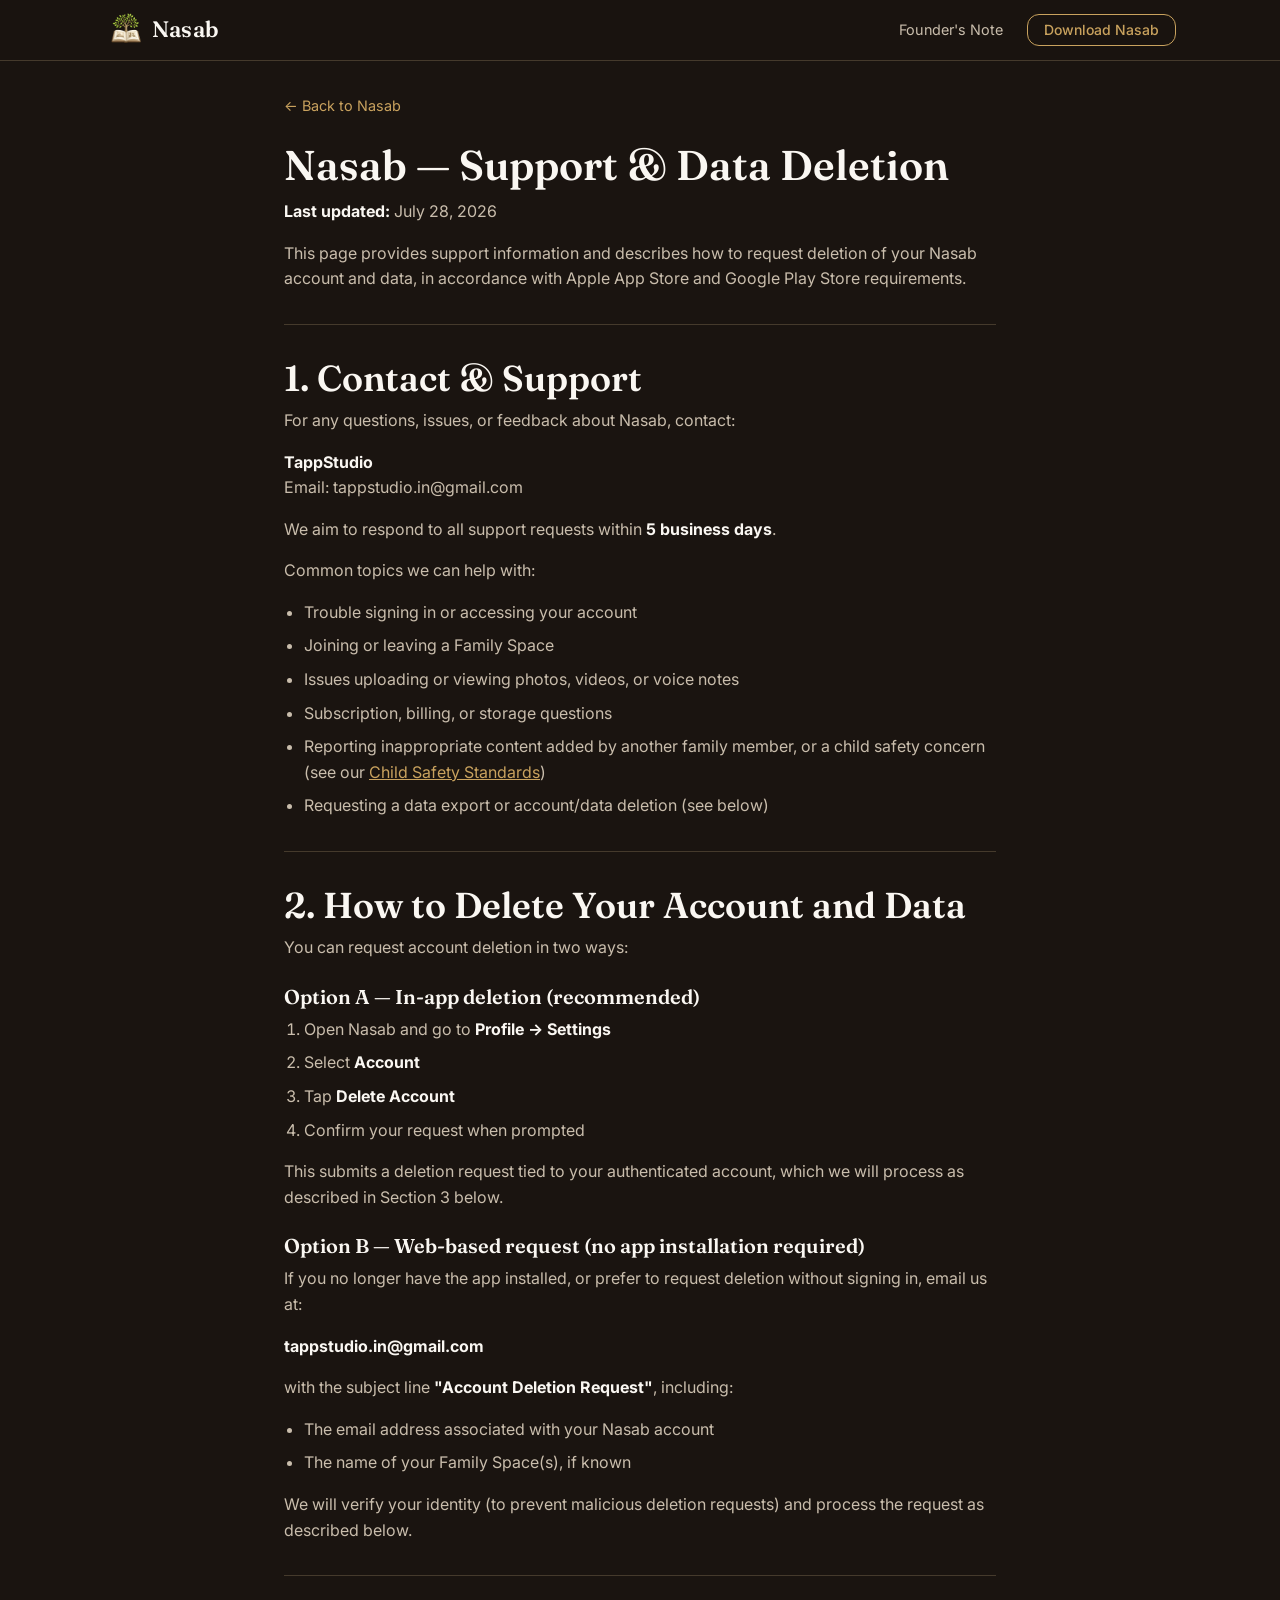
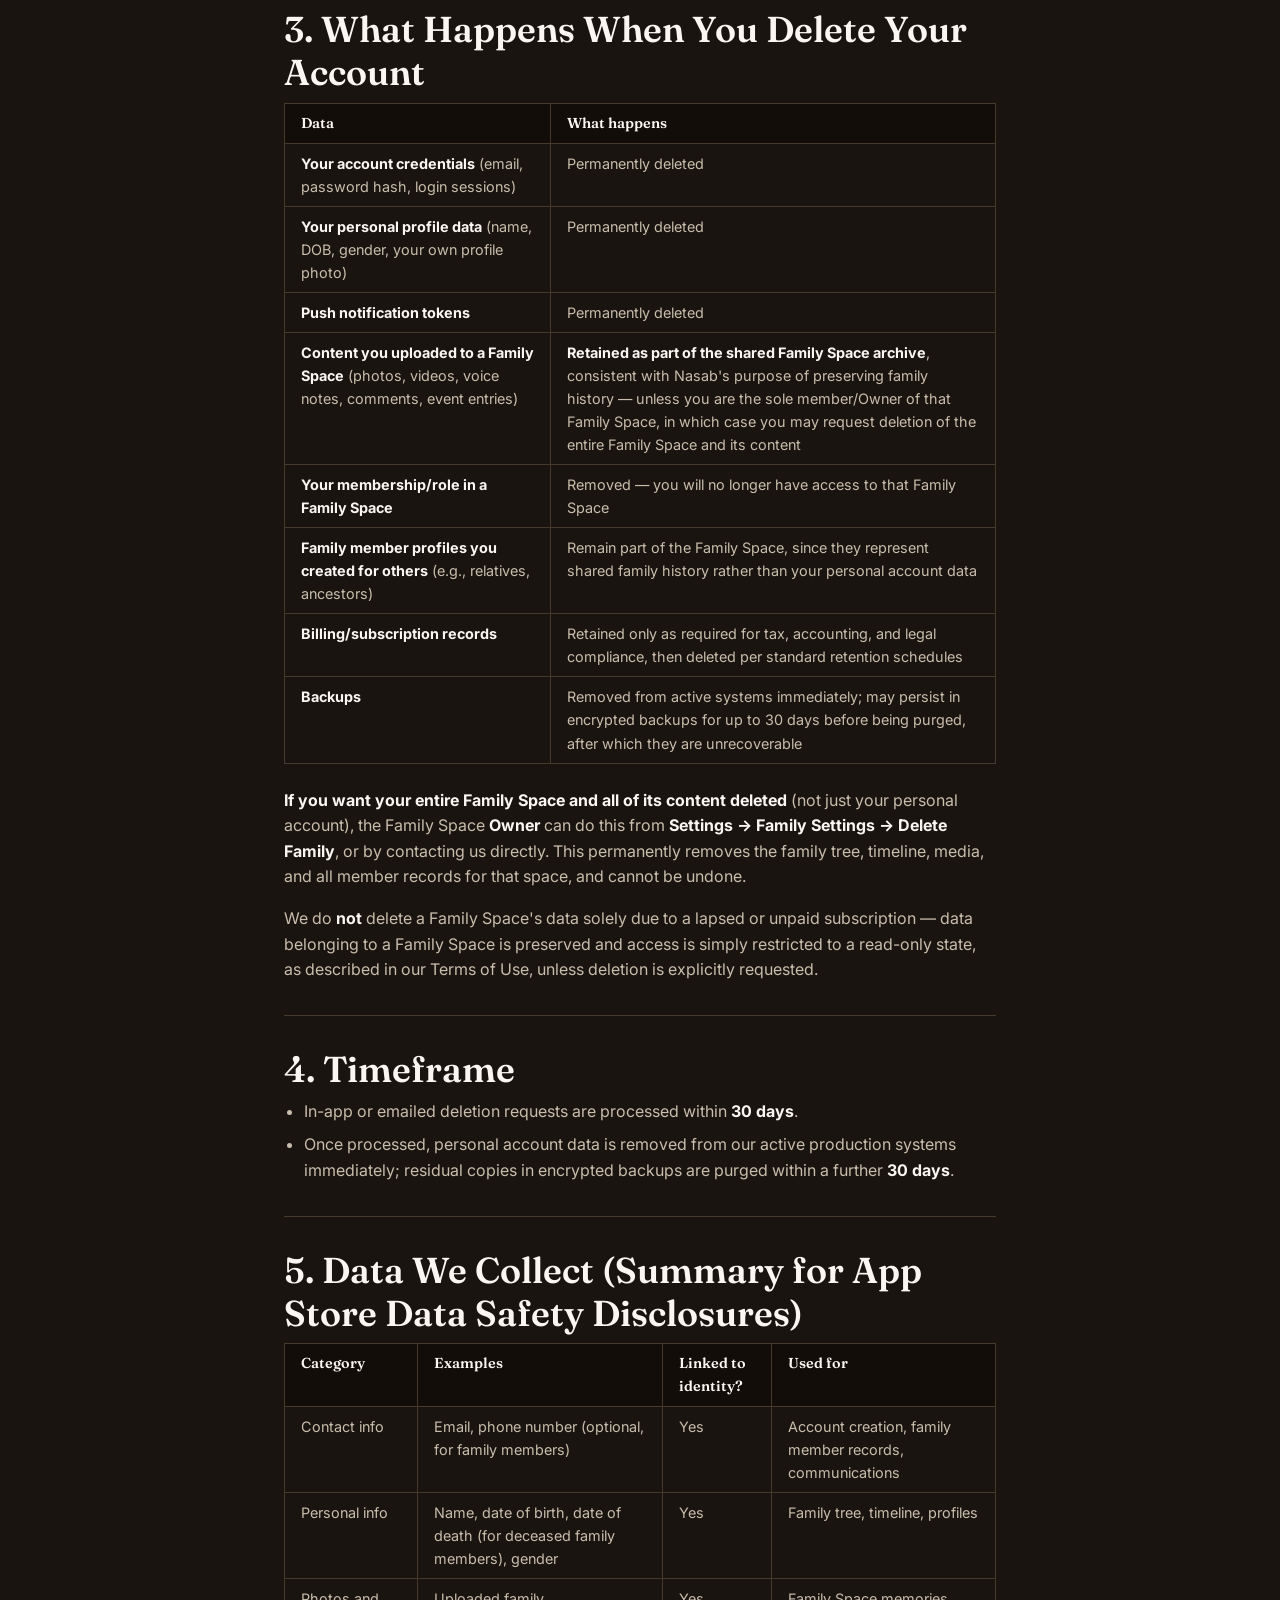
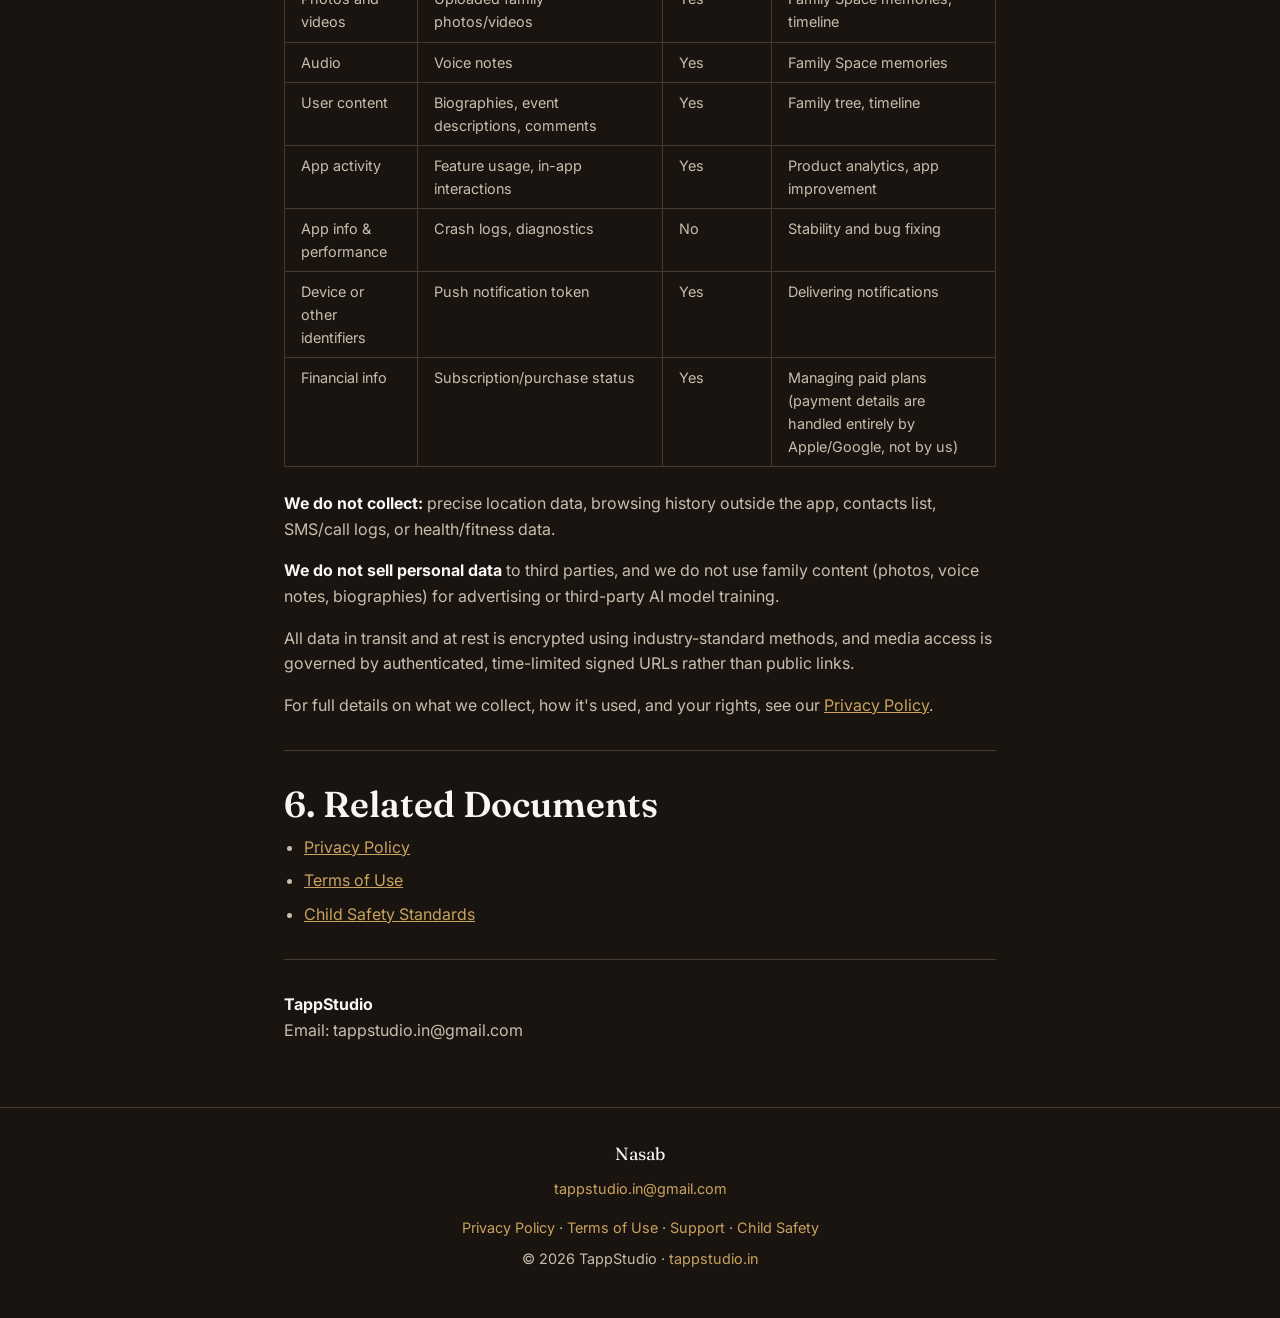
<file: support/index.html>
<!doctype html>
<html lang="en">

<head>
  <meta charset="UTF-8">
  <meta name="viewport" content="width=device-width, initial-scale=1.0">
  <title>Support & Data Deletion — Nasab</title>
  <meta name="description" content="Get support for Nasab and learn how to request deletion of your Nasab account and data.">
  <link rel="canonical" href="https://nasab.tappstudio.in/support/">
  <meta name="theme-color" content="#4B3621">

  <link rel="icon" type="image/png" href="../assets/brand/icon.png">
  <link rel="apple-touch-icon" href="../assets/brand/icon.png">

  <!-- Open Graph -->
  <meta property="og:type" content="website">
  <meta property="og:site_name" content="Nasab">
  <meta property="og:url" content="https://nasab.tappstudio.in/support/">
  <meta property="og:title" content="Support & Data Deletion — Nasab">
  <meta property="og:description" content="Get support for Nasab and learn how to request deletion of your Nasab account and data.">
  <meta property="og:image" content="https://nasab.tappstudio.in/assets/brand/og-image.jpg">
  <meta property="og:image:width" content="1200">
  <meta property="og:image:height" content="630">

  <!-- Twitter Card -->
  <meta name="twitter:card" content="summary_large_image">
  <meta name="twitter:title" content="Support & Data Deletion — Nasab">
  <meta name="twitter:description" content="Get support for Nasab and learn how to request deletion of your Nasab account and data.">
  <meta name="twitter:image" content="https://nasab.tappstudio.in/assets/brand/og-image.jpg">

  <link rel="preconnect" href="https://fonts.googleapis.com">
  <link rel="preconnect" href="https://fonts.gstatic.com" crossorigin>
  <link
    href="https://fonts.googleapis.com/css2?family=Fraunces:wght@400;600;700&family=Lora:ital@1&family=Inter:wght@400;500;600&display=swap"
    rel="stylesheet">

  <link rel="stylesheet" href="../css/tokens.css">
  <link rel="stylesheet" href="../css/main.css">
</head>

<body>

  <header class="site-header">
    <div class="container">
      <div class="site-header-left">
        <a class="wordmark" href="/">
          <picture>
            <source srcset="../assets/brand/icon.webp" type="image/webp">
            <img class="wordmark-icon" src="../assets/brand/icon.png" alt="" width="44" height="44">
          </picture>Nasab</a>
      </div>
      <div class="site-header-right">
        <nav class="site-nav">
          <a href="/founders-note/">Founder's Note</a>
        </nav>
        <a class="btn btn-outline" href="/#download">Download Nasab</a>
      </div>
    </div>
  </header>

  <main id="top">

    <section class="legal">
      <div class="container legal-content">
        <a class="legal-back" href="/">&larr; Back to Nasab</a>

        <h1>Nasab — Support &amp; Data Deletion</h1>
        <p><strong>Last updated:</strong> July 28, 2026</p>
        <p>This page provides support information and describes how to request deletion of your Nasab account and data, in accordance with Apple App Store and Google Play Store requirements.</p>
        <hr />
        <h2>1. Contact &amp; Support</h2>
        <p>For any questions, issues, or feedback about Nasab, contact:</p>
        <p><strong>TappStudio</strong><br />
        Email: tappstudio.in@gmail.com</p>
        <p>We aim to respond to all support requests within <strong>5 business days</strong>.</p>
        <p>Common topics we can help with:</p>
        <ul>
        <li>Trouble signing in or accessing your account</li>
        <li>Joining or leaving a Family Space</li>
        <li>Issues uploading or viewing photos, videos, or voice notes</li>
        <li>Subscription, billing, or storage questions</li>
        <li>Reporting inappropriate content added by another family member, or a child safety concern (see our <a href="/child-safety-standards/">Child Safety Standards</a>)</li>
        <li>Requesting a data export or account/data deletion (see below)</li>
        </ul>
        <hr />
        <h2>2. How to Delete Your Account and Data</h2>
        <p>You can request account deletion in two ways:</p>
        <h3>Option A — In-app deletion (recommended)</h3>
        <ol>
        <li>Open Nasab and go to <strong>Profile → Settings</strong></li>
        <li>Select <strong>Account</strong></li>
        <li>Tap <strong>Delete Account</strong></li>
        <li>Confirm your request when prompted</li>
        </ol>
        <p>This submits a deletion request tied to your authenticated account, which we will process as described in Section 3 below.</p>
        <h3>Option B — Web-based request (no app installation required)</h3>
        <p>If you no longer have the app installed, or prefer to request deletion without signing in, email us at:</p>
        <p><strong>tappstudio.in@gmail.com</strong></p>
        <p>with the subject line <strong>"Account Deletion Request"</strong>, including:</p>
        <ul>
        <li>The email address associated with your Nasab account</li>
        <li>The name of your Family Space(s), if known</li>
        </ul>
        <p>We will verify your identity (to prevent malicious deletion requests) and process the request as described below.</p>
        <hr />
        <h2>3. What Happens When You Delete Your Account</h2>
        <div class="table-scroll"><table>
        <thead>
        <tr>
        <th>Data</th>
        <th>What happens</th>
        </tr>
        </thead>
        <tbody>
        <tr>
        <td><strong>Your account credentials</strong> (email, password hash, login sessions)</td>
        <td>Permanently deleted</td>
        </tr>
        <tr>
        <td><strong>Your personal profile data</strong> (name, DOB, gender, your own profile photo)</td>
        <td>Permanently deleted</td>
        </tr>
        <tr>
        <td><strong>Push notification tokens</strong></td>
        <td>Permanently deleted</td>
        </tr>
        <tr>
        <td><strong>Content you uploaded to a Family Space</strong> (photos, videos, voice notes, comments, event entries)</td>
        <td><strong>Retained as part of the shared Family Space archive</strong>, consistent with Nasab's purpose of preserving family history — unless you are the sole member/Owner of that Family Space, in which case you may request deletion of the entire Family Space and its content</td>
        </tr>
        <tr>
        <td><strong>Your membership/role in a Family Space</strong></td>
        <td>Removed — you will no longer have access to that Family Space</td>
        </tr>
        <tr>
        <td><strong>Family member profiles you created for others</strong> (e.g., relatives, ancestors)</td>
        <td>Remain part of the Family Space, since they represent shared family history rather than your personal account data</td>
        </tr>
        <tr>
        <td><strong>Billing/subscription records</strong></td>
        <td>Retained only as required for tax, accounting, and legal compliance, then deleted per standard retention schedules</td>
        </tr>
        <tr>
        <td><strong>Backups</strong></td>
        <td>Removed from active systems immediately; may persist in encrypted backups for up to 30 days before being purged, after which they are unrecoverable</td>
        </tr>
        </tbody>
        </table></div>
        <p><strong>If you want your entire Family Space and all of its content deleted</strong> (not just your personal account), the Family Space <strong>Owner</strong> can do this from <strong>Settings → Family Settings → Delete Family</strong>, or by contacting us directly. This permanently removes the family tree, timeline, media, and all member records for that space, and cannot be undone.</p>
        <p>We do <strong>not</strong> delete a Family Space's data solely due to a lapsed or unpaid subscription — data belonging to a Family Space is preserved and access is simply restricted to a read-only state, as described in our Terms of Use, unless deletion is explicitly requested.</p>
        <hr />
        <h2>4. Timeframe</h2>
        <ul>
        <li>In-app or emailed deletion requests are processed within <strong>30 days</strong>.</li>
        <li>Once processed, personal account data is removed from our active production systems immediately; residual copies in encrypted backups are purged within a further <strong>30 days</strong>.</li>
        </ul>
        <hr />
        <h2>5. Data We Collect (Summary for App Store Data Safety Disclosures)</h2>
        <div class="table-scroll"><table>
        <thead>
        <tr>
        <th>Category</th>
        <th>Examples</th>
        <th>Linked to identity?</th>
        <th>Used for</th>
        </tr>
        </thead>
        <tbody>
        <tr>
        <td>Contact info</td>
        <td>Email, phone number (optional, for family members)</td>
        <td>Yes</td>
        <td>Account creation, family member records, communications</td>
        </tr>
        <tr>
        <td>Personal info</td>
        <td>Name, date of birth, date of death (for deceased family members), gender</td>
        <td>Yes</td>
        <td>Family tree, timeline, profiles</td>
        </tr>
        <tr>
        <td>Photos and videos</td>
        <td>Uploaded family photos/videos</td>
        <td>Yes</td>
        <td>Family Space memories, timeline</td>
        </tr>
        <tr>
        <td>Audio</td>
        <td>Voice notes</td>
        <td>Yes</td>
        <td>Family Space memories</td>
        </tr>
        <tr>
        <td>User content</td>
        <td>Biographies, event descriptions, comments</td>
        <td>Yes</td>
        <td>Family tree, timeline</td>
        </tr>
        <tr>
        <td>App activity</td>
        <td>Feature usage, in-app interactions</td>
        <td>Yes</td>
        <td>Product analytics, app improvement</td>
        </tr>
        <tr>
        <td>App info &amp; performance</td>
        <td>Crash logs, diagnostics</td>
        <td>No</td>
        <td>Stability and bug fixing</td>
        </tr>
        <tr>
        <td>Device or other identifiers</td>
        <td>Push notification token</td>
        <td>Yes</td>
        <td>Delivering notifications</td>
        </tr>
        <tr>
        <td>Financial info</td>
        <td>Subscription/purchase status</td>
        <td>Yes</td>
        <td>Managing paid plans (payment details are handled entirely by Apple/Google, not by us)</td>
        </tr>
        </tbody>
        </table></div>
        <p><strong>We do not collect:</strong> precise location data, browsing history outside the app, contacts list, SMS/call logs, or health/fitness data.</p>
        <p><strong>We do not sell personal data</strong> to third parties, and we do not use family content (photos, voice notes, biographies) for advertising or third-party AI model training.</p>
        <p>All data in transit and at rest is encrypted using industry-standard methods, and media access is governed by authenticated, time-limited signed URLs rather than public links.</p>
        <p>For full details on what we collect, how it's used, and your rights, see our <a href="/privacy-policy/">Privacy Policy</a>.</p>
        <hr />
        <h2>6. Related Documents</h2>
        <ul>
        <li><a href="/privacy-policy/">Privacy Policy</a></li>
        <li><a href="/terms/">Terms of Use</a></li>
        <li><a href="/child-safety-standards/">Child Safety Standards</a></li>
        </ul>
        <hr />
        <p><strong>TappStudio</strong><br />
        Email: tappstudio.in@gmail.com</p>
      </div>
    </section>

  </main>

  <footer class="site-footer">
    <div class="container">
      <p class="footer-wordmark">Nasab</p>
      <p><a href="mailto:tappstudio.in@gmail.com">tappstudio.in@gmail.com</a></p>
      <p class="footer-links">
        <a href="/privacy-policy/">Privacy Policy</a> &middot;
        <a href="/terms/">Terms of Use</a> &middot;
        <a href="/support/">Support</a> &middot;
        <a href="/child-safety-standards/">Child Safety</a>
      </p>
      <p>&copy; <span id="year"></span> TappStudio &middot; <a href="https://tappstudio.in">tappstudio.in</a></p>
    </div>
  </footer>

  <script>
    document.getElementById('year').textContent = new Date().getFullYear();
  </script>
</body>

</html>
</file>
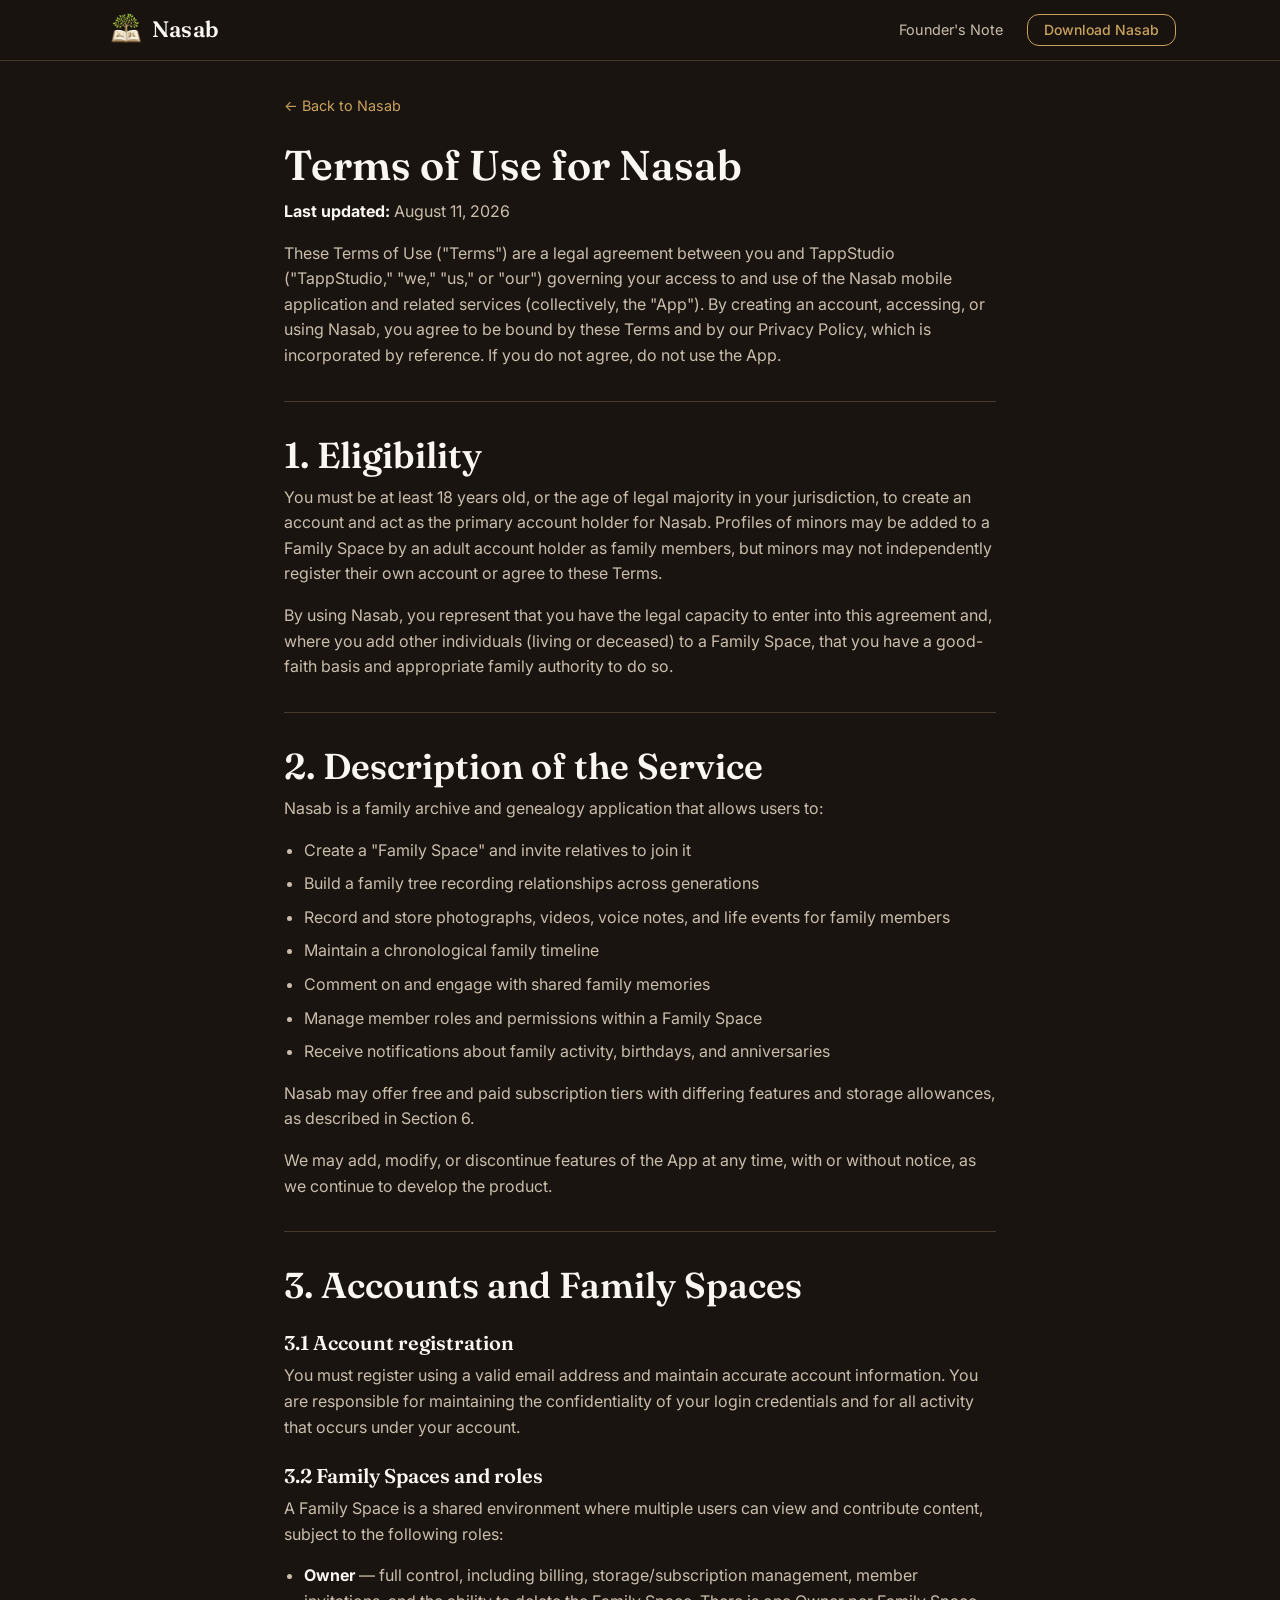
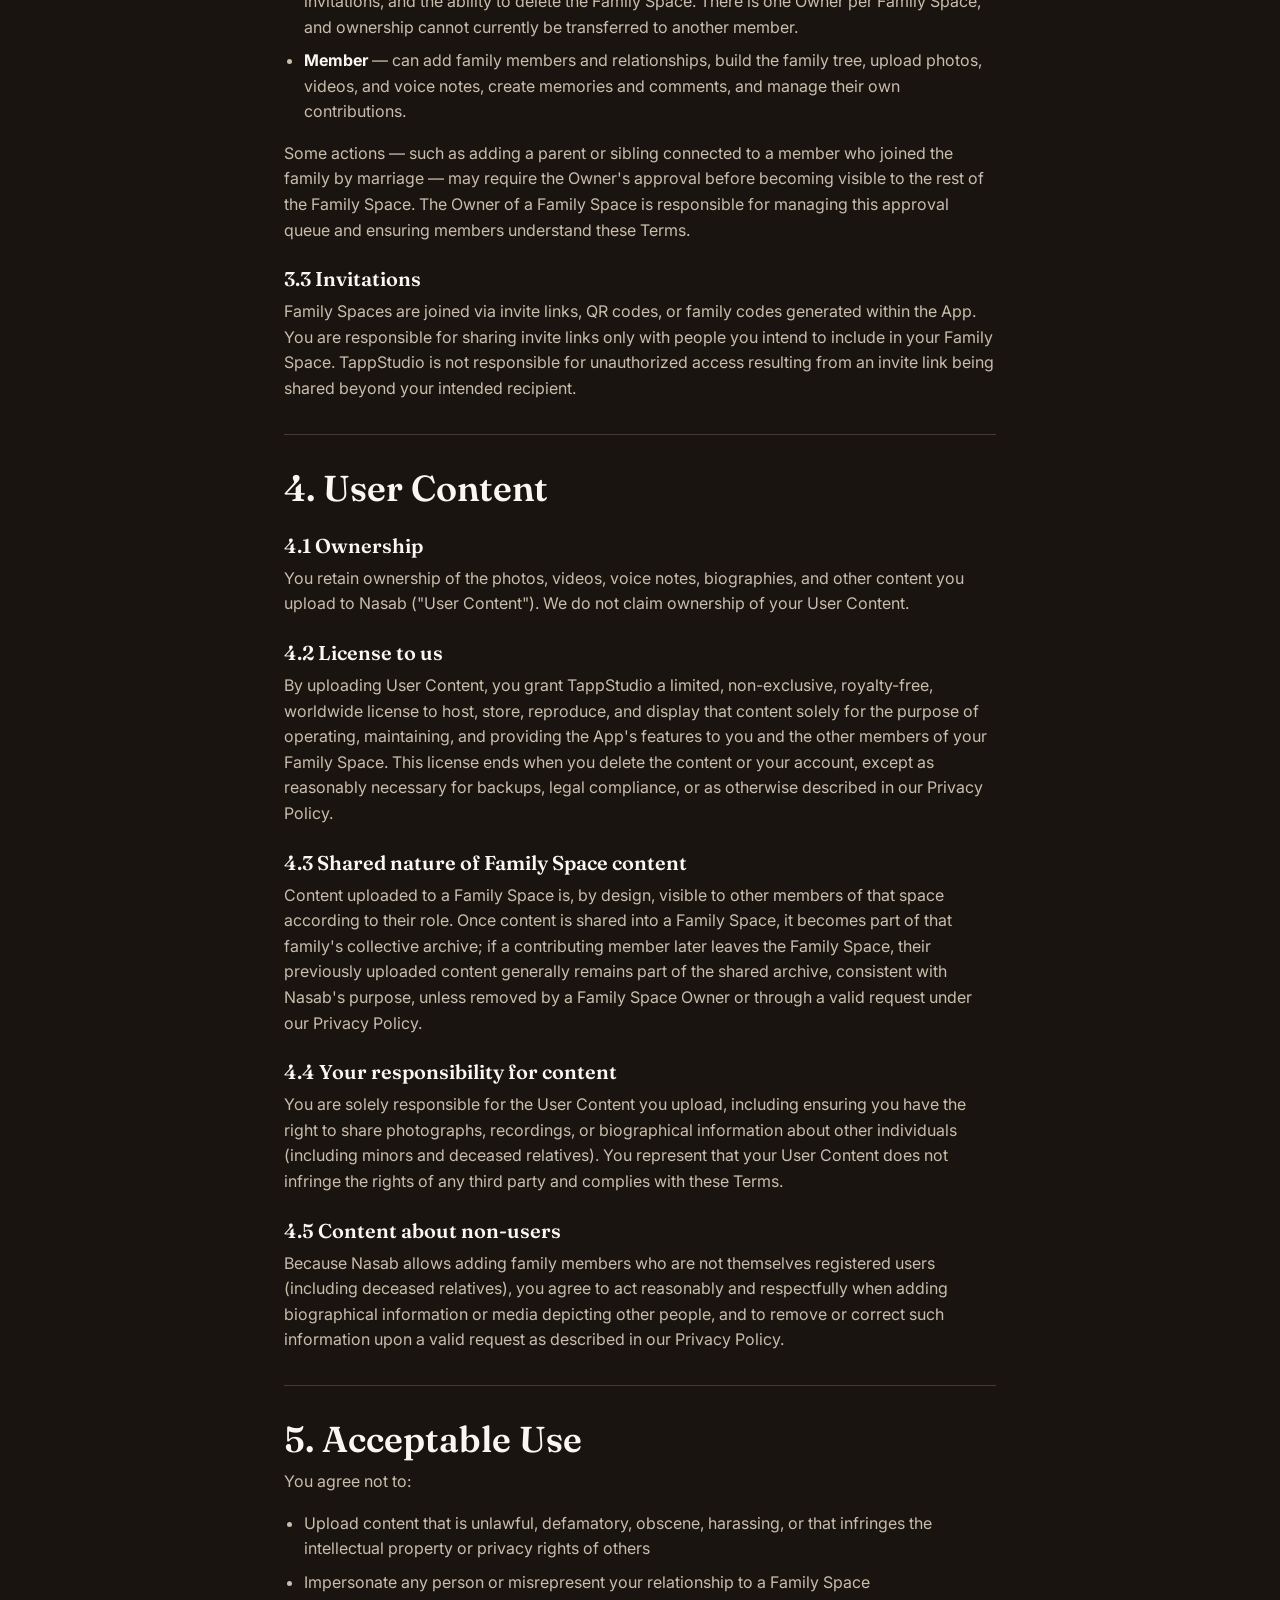
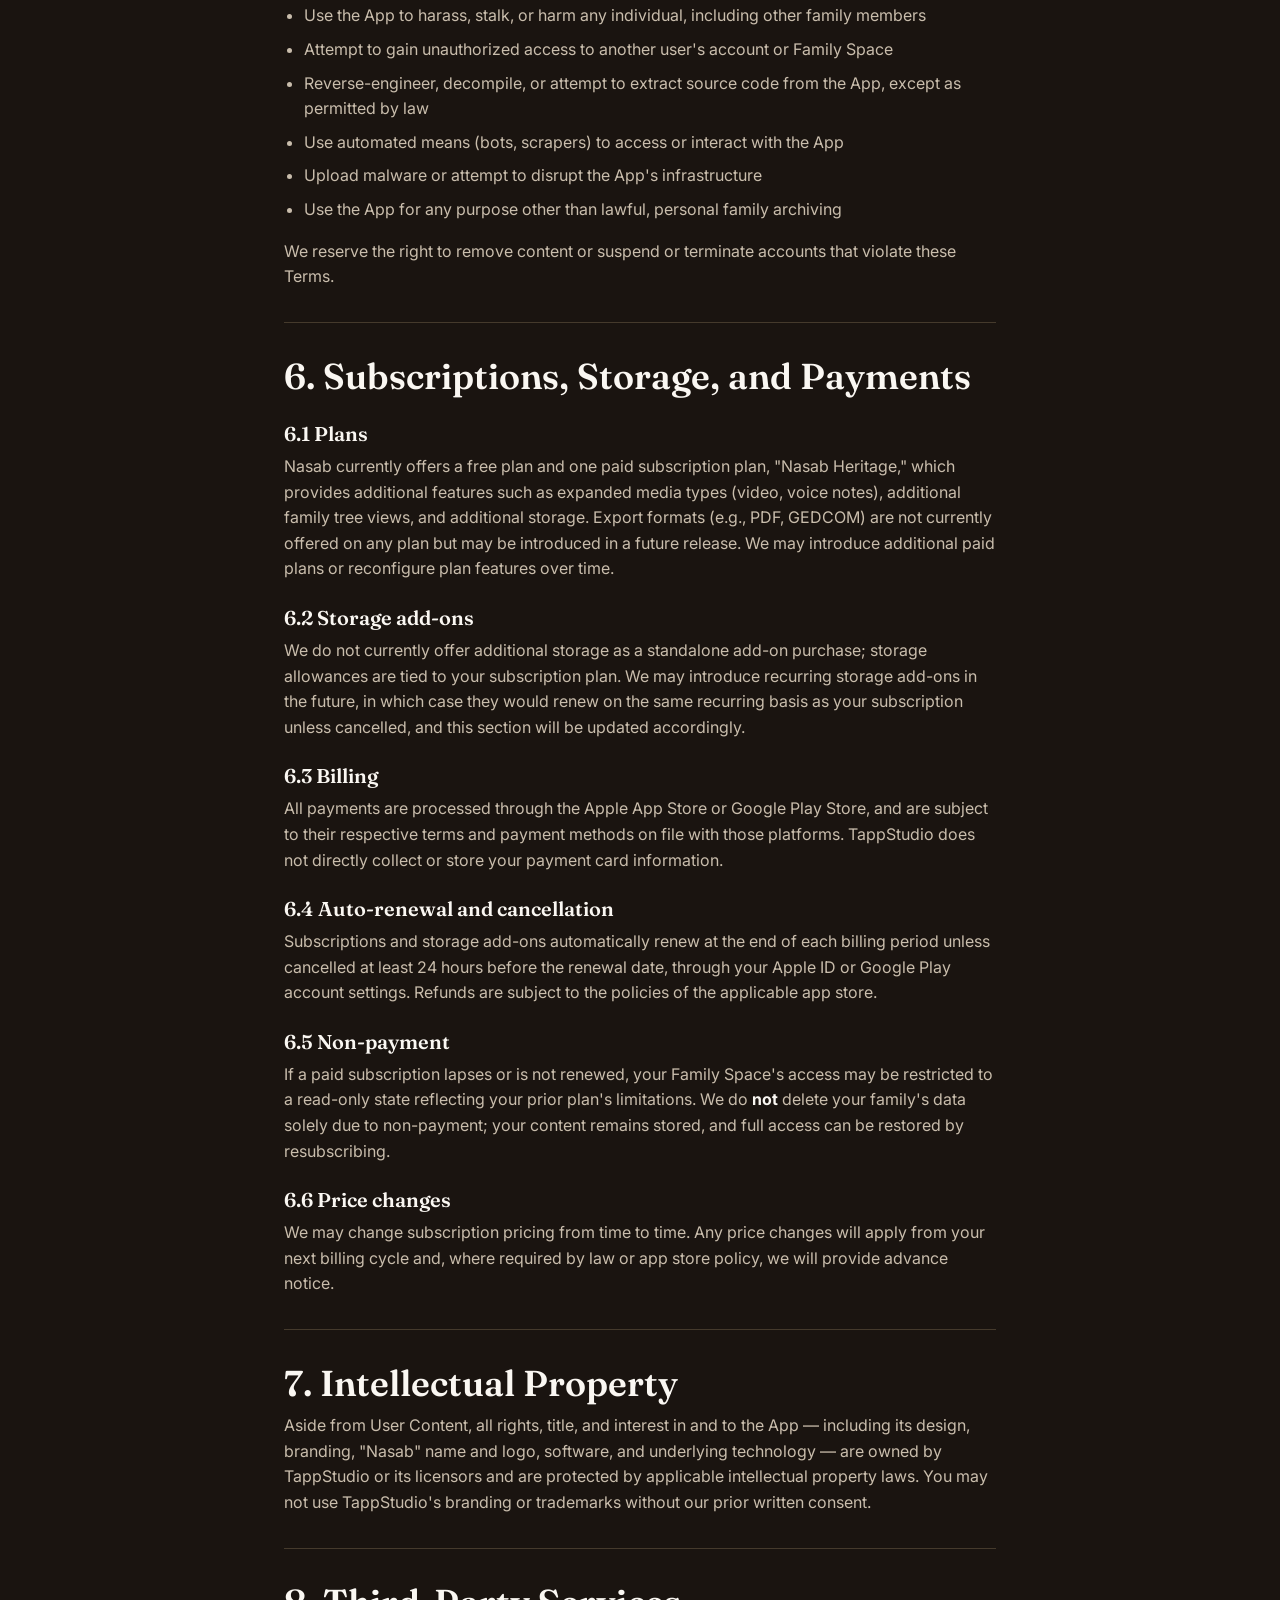
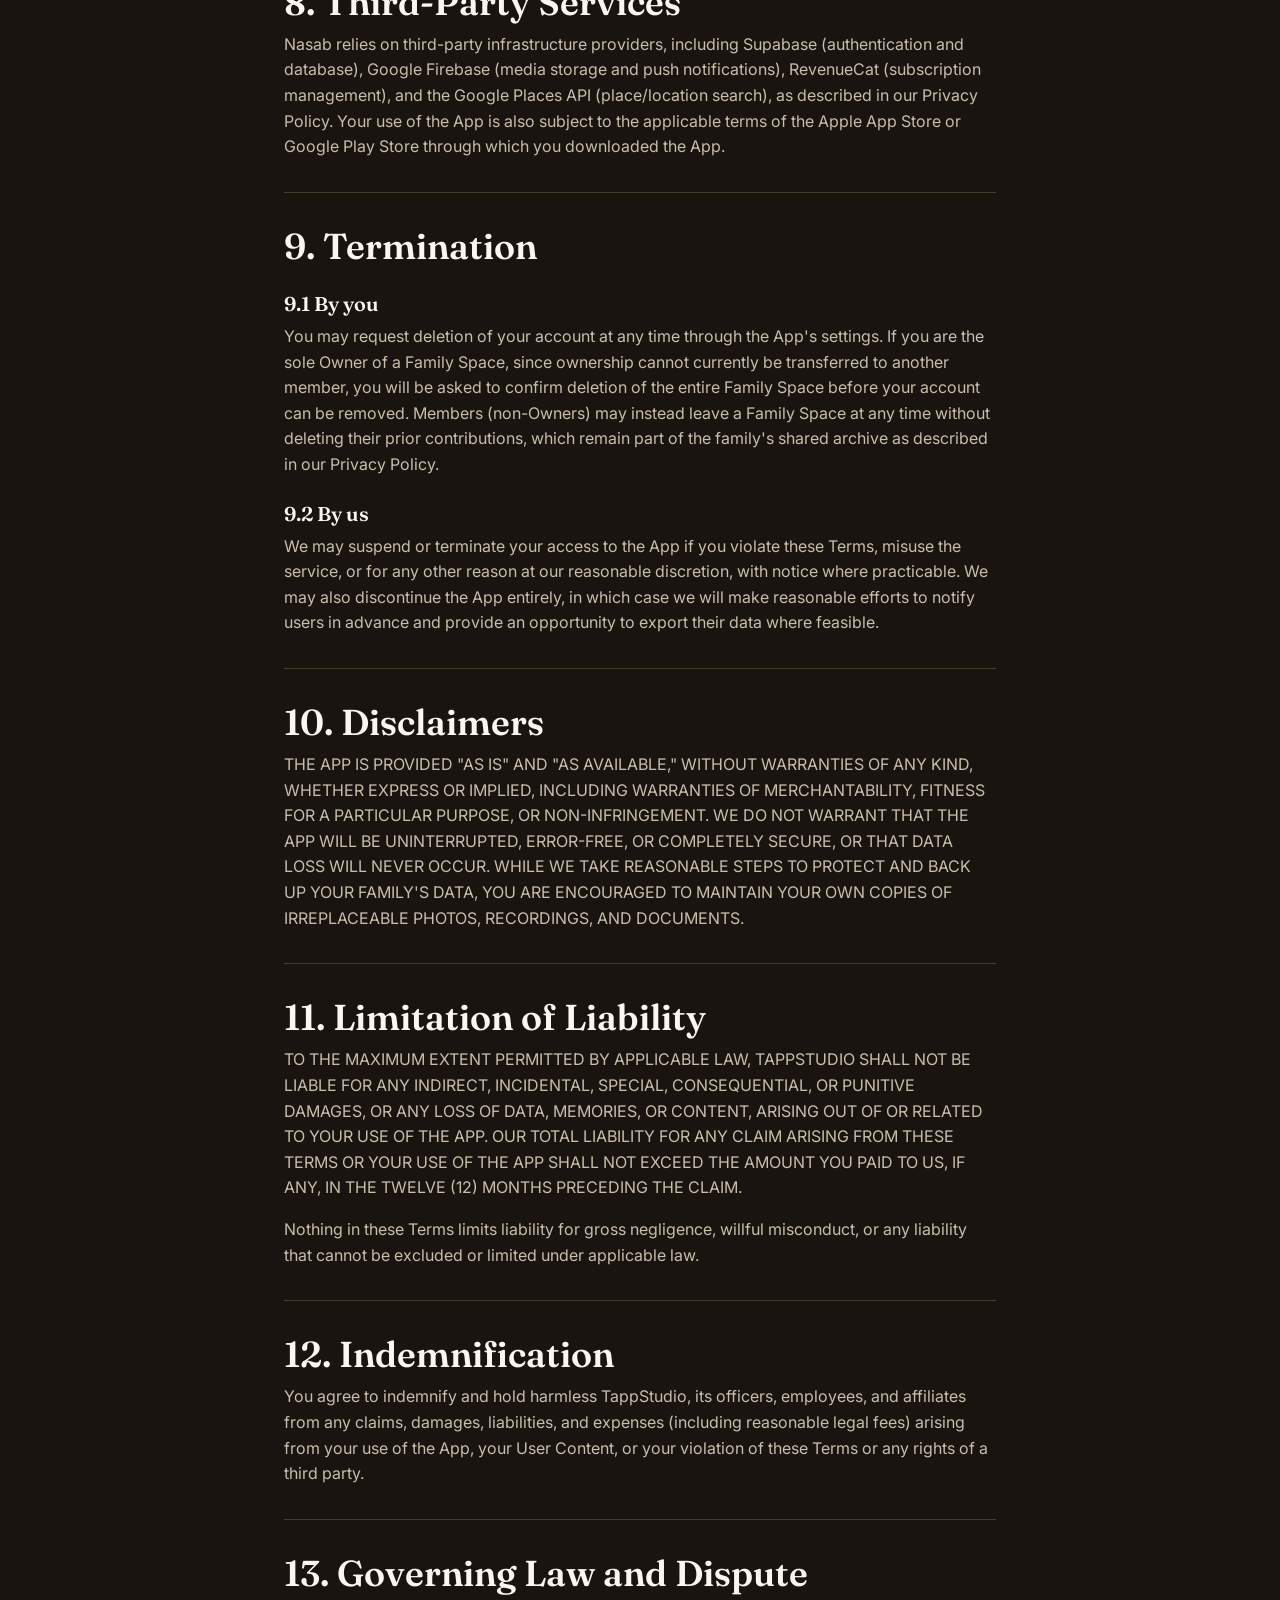
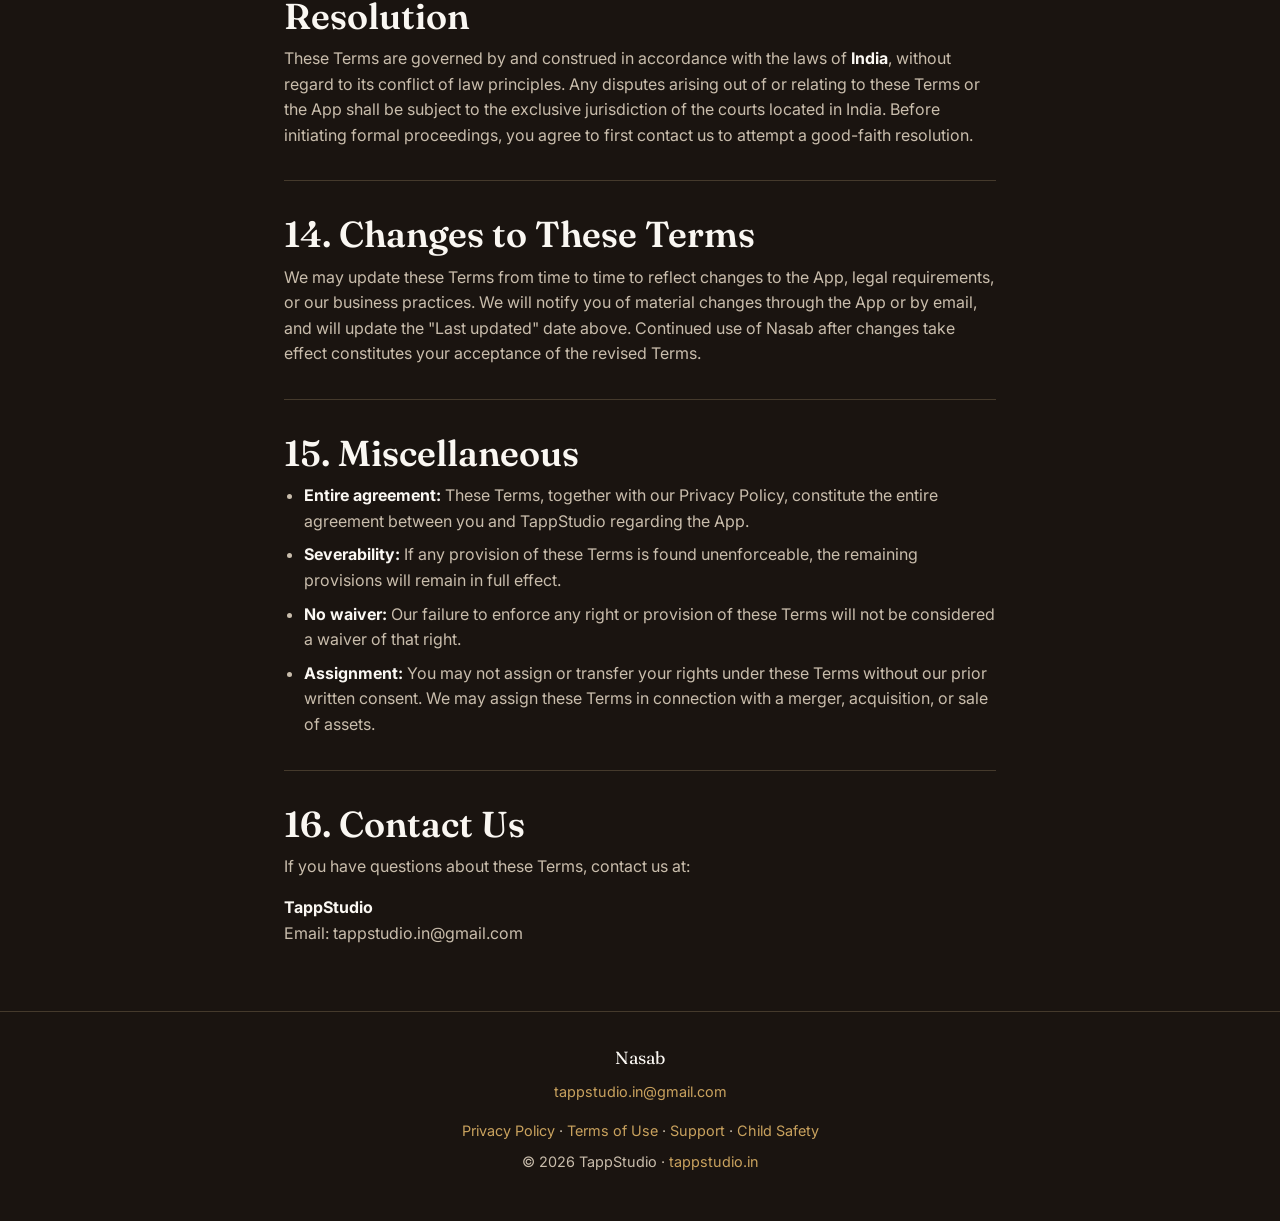
<file: terms/index.html>
<!doctype html>
<html lang="en">

<head>
  <meta charset="UTF-8">
  <meta name="viewport" content="width=device-width, initial-scale=1.0">
  <title>Terms of Use — Nasab</title>
  <meta name="description" content="Nasab's Terms of Use: the agreement governing your access to and use of the Nasab family archive app.">
  <link rel="canonical" href="https://nasab.tappstudio.in/terms/">
  <meta name="theme-color" content="#4B3621">

  <link rel="icon" type="image/png" href="../assets/brand/icon.png">
  <link rel="apple-touch-icon" href="../assets/brand/icon.png">

  <!-- Open Graph -->
  <meta property="og:type" content="website">
  <meta property="og:site_name" content="Nasab">
  <meta property="og:url" content="https://nasab.tappstudio.in/terms/">
  <meta property="og:title" content="Terms of Use — Nasab">
  <meta property="og:description" content="Nasab's Terms of Use: the agreement governing your access to and use of the Nasab family archive app.">
  <meta property="og:image" content="https://nasab.tappstudio.in/assets/brand/og-image.jpg">
  <meta property="og:image:width" content="1200">
  <meta property="og:image:height" content="630">

  <!-- Twitter Card -->
  <meta name="twitter:card" content="summary_large_image">
  <meta name="twitter:title" content="Terms of Use — Nasab">
  <meta name="twitter:description" content="Nasab's Terms of Use: the agreement governing your access to and use of the Nasab family archive app.">
  <meta name="twitter:image" content="https://nasab.tappstudio.in/assets/brand/og-image.jpg">

  <link rel="preconnect" href="https://fonts.googleapis.com">
  <link rel="preconnect" href="https://fonts.gstatic.com" crossorigin>
  <link
    href="https://fonts.googleapis.com/css2?family=Fraunces:wght@400;600;700&family=Lora:ital@1&family=Inter:wght@400;500;600&display=swap"
    rel="stylesheet">

  <link rel="stylesheet" href="../css/tokens.css">
  <link rel="stylesheet" href="../css/main.css">
</head>

<body>

  <header class="site-header">
    <div class="container">
      <div class="site-header-left">
        <a class="wordmark" href="/">
          <picture>
            <source srcset="../assets/brand/icon.webp" type="image/webp">
            <img class="wordmark-icon" src="../assets/brand/icon.png" alt="" width="44" height="44">
          </picture>Nasab</a>
      </div>
      <div class="site-header-right">
        <nav class="site-nav">
          <a href="/founders-note/">Founder's Note</a>
        </nav>
        <a class="btn btn-outline" href="/#download">Download Nasab</a>
      </div>
    </div>
  </header>

  <main id="top">

    <section class="legal">
      <div class="container legal-content">
        <a class="legal-back" href="/">&larr; Back to Nasab</a>

        <h1>Terms of Use for Nasab</h1>
        <p><strong>Last updated:</strong> August 11, 2026</p>
        <p>These Terms of Use ("Terms") are a legal agreement between you and TappStudio ("TappStudio," "we," "us," or "our") governing your access to and use of the Nasab mobile application and related services (collectively, the "App"). By creating an account, accessing, or using Nasab, you agree to be bound by these Terms and by our Privacy Policy, which is incorporated by reference. If you do not agree, do not use the App.</p>
        <hr />
        <h2>1. Eligibility</h2>
        <p>You must be at least 18 years old, or the age of legal majority in your jurisdiction, to create an account and act as the primary account holder for Nasab. Profiles of minors may be added to a Family Space by an adult account holder as family members, but minors may not independently register their own account or agree to these Terms.</p>
        <p>By using Nasab, you represent that you have the legal capacity to enter into this agreement and, where you add other individuals (living or deceased) to a Family Space, that you have a good-faith basis and appropriate family authority to do so.</p>
        <hr />
        <h2>2. Description of the Service</h2>
        <p>Nasab is a family archive and genealogy application that allows users to:</p>
        <ul>
        <li>Create a "Family Space" and invite relatives to join it</li>
        <li>Build a family tree recording relationships across generations</li>
        <li>Record and store photographs, videos, voice notes, and life events for family members</li>
        <li>Maintain a chronological family timeline</li>
        <li>Comment on and engage with shared family memories</li>
        <li>Manage member roles and permissions within a Family Space</li>
        <li>Receive notifications about family activity, birthdays, and anniversaries</li>
        </ul>
        <p>Nasab may offer free and paid subscription tiers with differing features and storage allowances, as described in Section 6.</p>
        <p>We may add, modify, or discontinue features of the App at any time, with or without notice, as we continue to develop the product.</p>
        <hr />
        <h2>3. Accounts and Family Spaces</h2>
        <h3>3.1 Account registration</h3>
        <p>You must register using a valid email address and maintain accurate account information. You are responsible for maintaining the confidentiality of your login credentials and for all activity that occurs under your account.</p>
        <h3>3.2 Family Spaces and roles</h3>
        <p>A Family Space is a shared environment where multiple users can view and contribute content, subject to the following roles:</p>
        <ul>
        <li><strong>Owner</strong> — full control, including billing, storage/subscription management, member invitations, and the ability to delete the Family Space. There is one Owner per Family Space, and ownership cannot currently be transferred to another member.</li>
        <li><strong>Member</strong> — can add family members and relationships, build the family tree, upload photos, videos, and voice notes, create memories and comments, and manage their own contributions.</li>
        </ul>
        <p>Some actions — such as adding a parent or sibling connected to a member who joined the family by marriage — may require the Owner's approval before becoming visible to the rest of the Family Space. The Owner of a Family Space is responsible for managing this approval queue and ensuring members understand these Terms.</p>
        <h3>3.3 Invitations</h3>
        <p>Family Spaces are joined via invite links, QR codes, or family codes generated within the App. You are responsible for sharing invite links only with people you intend to include in your Family Space. TappStudio is not responsible for unauthorized access resulting from an invite link being shared beyond your intended recipient.</p>
        <hr />
        <h2>4. User Content</h2>
        <h3>4.1 Ownership</h3>
        <p>You retain ownership of the photos, videos, voice notes, biographies, and other content you upload to Nasab ("User Content"). We do not claim ownership of your User Content.</p>
        <h3>4.2 License to us</h3>
        <p>By uploading User Content, you grant TappStudio a limited, non-exclusive, royalty-free, worldwide license to host, store, reproduce, and display that content solely for the purpose of operating, maintaining, and providing the App's features to you and the other members of your Family Space. This license ends when you delete the content or your account, except as reasonably necessary for backups, legal compliance, or as otherwise described in our Privacy Policy.</p>
        <h3>4.3 Shared nature of Family Space content</h3>
        <p>Content uploaded to a Family Space is, by design, visible to other members of that space according to their role. Once content is shared into a Family Space, it becomes part of that family's collective archive; if a contributing member later leaves the Family Space, their previously uploaded content generally remains part of the shared archive, consistent with Nasab's purpose, unless removed by a Family Space Owner or through a valid request under our Privacy Policy.</p>
        <h3>4.4 Your responsibility for content</h3>
        <p>You are solely responsible for the User Content you upload, including ensuring you have the right to share photographs, recordings, or biographical information about other individuals (including minors and deceased relatives). You represent that your User Content does not infringe the rights of any third party and complies with these Terms.</p>
        <h3>4.5 Content about non-users</h3>
        <p>Because Nasab allows adding family members who are not themselves registered users (including deceased relatives), you agree to act reasonably and respectfully when adding biographical information or media depicting other people, and to remove or correct such information upon a valid request as described in our Privacy Policy.</p>
        <hr />
        <h2>5. Acceptable Use</h2>
        <p>You agree not to:</p>
        <ul>
        <li>Upload content that is unlawful, defamatory, obscene, harassing, or that infringes the intellectual property or privacy rights of others</li>
        <li>Impersonate any person or misrepresent your relationship to a Family Space</li>
        <li>Use the App to harass, stalk, or harm any individual, including other family members</li>
        <li>Attempt to gain unauthorized access to another user's account or Family Space</li>
        <li>Reverse-engineer, decompile, or attempt to extract source code from the App, except as permitted by law</li>
        <li>Use automated means (bots, scrapers) to access or interact with the App</li>
        <li>Upload malware or attempt to disrupt the App's infrastructure</li>
        <li>Use the App for any purpose other than lawful, personal family archiving</li>
        </ul>
        <p>We reserve the right to remove content or suspend or terminate accounts that violate these Terms.</p>
        <hr />
        <h2>6. Subscriptions, Storage, and Payments</h2>
        <h3>6.1 Plans</h3>
        <p>Nasab currently offers a free plan and one paid subscription plan, "Nasab Heritage," which provides additional features such as expanded media types (video, voice notes), additional family tree views, and additional storage. Export formats (e.g., PDF, GEDCOM) are not currently offered on any plan but may be introduced in a future release. We may introduce additional paid plans or reconfigure plan features over time.</p>
        <h3>6.2 Storage add-ons</h3>
        <p>We do not currently offer additional storage as a standalone add-on purchase; storage allowances are tied to your subscription plan. We may introduce recurring storage add-ons in the future, in which case they would renew on the same recurring basis as your subscription unless cancelled, and this section will be updated accordingly.</p>
        <h3>6.3 Billing</h3>
        <p>All payments are processed through the Apple App Store or Google Play Store, and are subject to their respective terms and payment methods on file with those platforms. TappStudio does not directly collect or store your payment card information.</p>
        <h3>6.4 Auto-renewal and cancellation</h3>
        <p>Subscriptions and storage add-ons automatically renew at the end of each billing period unless cancelled at least 24 hours before the renewal date, through your Apple ID or Google Play account settings. Refunds are subject to the policies of the applicable app store.</p>
        <h3>6.5 Non-payment</h3>
        <p>If a paid subscription lapses or is not renewed, your Family Space's access may be restricted to a read-only state reflecting your prior plan's limitations. We do <strong>not</strong> delete your family's data solely due to non-payment; your content remains stored, and full access can be restored by resubscribing.</p>
        <h3>6.6 Price changes</h3>
        <p>We may change subscription pricing from time to time. Any price changes will apply from your next billing cycle and, where required by law or app store policy, we will provide advance notice.</p>
        <hr />
        <h2>7. Intellectual Property</h2>
        <p>Aside from User Content, all rights, title, and interest in and to the App — including its design, branding, "Nasab" name and logo, software, and underlying technology — are owned by TappStudio or its licensors and are protected by applicable intellectual property laws. You may not use TappStudio's branding or trademarks without our prior written consent.</p>
        <hr />
        <h2>8. Third-Party Services</h2>
        <p>Nasab relies on third-party infrastructure providers, including Supabase (authentication and database), Google Firebase (media storage and push notifications), RevenueCat (subscription management), and the Google Places API (place/location search), as described in our Privacy Policy. Your use of the App is also subject to the applicable terms of the Apple App Store or Google Play Store through which you downloaded the App.</p>
        <hr />
        <h2>9. Termination</h2>
        <h3>9.1 By you</h3>
        <p>You may request deletion of your account at any time through the App's settings. If you are the sole Owner of a Family Space, since ownership cannot currently be transferred to another member, you will be asked to confirm deletion of the entire Family Space before your account can be removed. Members (non-Owners) may instead leave a Family Space at any time without deleting their prior contributions, which remain part of the family's shared archive as described in our Privacy Policy.</p>
        <h3>9.2 By us</h3>
        <p>We may suspend or terminate your access to the App if you violate these Terms, misuse the service, or for any other reason at our reasonable discretion, with notice where practicable. We may also discontinue the App entirely, in which case we will make reasonable efforts to notify users in advance and provide an opportunity to export their data where feasible.</p>
        <hr />
        <h2>10. Disclaimers</h2>
        <p>THE APP IS PROVIDED "AS IS" AND "AS AVAILABLE," WITHOUT WARRANTIES OF ANY KIND, WHETHER EXPRESS OR IMPLIED, INCLUDING WARRANTIES OF MERCHANTABILITY, FITNESS FOR A PARTICULAR PURPOSE, OR NON-INFRINGEMENT. WE DO NOT WARRANT THAT THE APP WILL BE UNINTERRUPTED, ERROR-FREE, OR COMPLETELY SECURE, OR THAT DATA LOSS WILL NEVER OCCUR. WHILE WE TAKE REASONABLE STEPS TO PROTECT AND BACK UP YOUR FAMILY'S DATA, YOU ARE ENCOURAGED TO MAINTAIN YOUR OWN COPIES OF IRREPLACEABLE PHOTOS, RECORDINGS, AND DOCUMENTS.</p>
        <hr />
        <h2>11. Limitation of Liability</h2>
        <p>TO THE MAXIMUM EXTENT PERMITTED BY APPLICABLE LAW, TAPPSTUDIO SHALL NOT BE LIABLE FOR ANY INDIRECT, INCIDENTAL, SPECIAL, CONSEQUENTIAL, OR PUNITIVE DAMAGES, OR ANY LOSS OF DATA, MEMORIES, OR CONTENT, ARISING OUT OF OR RELATED TO YOUR USE OF THE APP. OUR TOTAL LIABILITY FOR ANY CLAIM ARISING FROM THESE TERMS OR YOUR USE OF THE APP SHALL NOT EXCEED THE AMOUNT YOU PAID TO US, IF ANY, IN THE TWELVE (12) MONTHS PRECEDING THE CLAIM.</p>
        <p>Nothing in these Terms limits liability for gross negligence, willful misconduct, or any liability that cannot be excluded or limited under applicable law.</p>
        <hr />
        <h2>12. Indemnification</h2>
        <p>You agree to indemnify and hold harmless TappStudio, its officers, employees, and affiliates from any claims, damages, liabilities, and expenses (including reasonable legal fees) arising from your use of the App, your User Content, or your violation of these Terms or any rights of a third party.</p>
        <hr />
        <h2>13. Governing Law and Dispute Resolution</h2>
        <p>These Terms are governed by and construed in accordance with the laws of <strong>India</strong>, without regard to its conflict of law principles. Any disputes arising out of or relating to these Terms or the App shall be subject to the exclusive jurisdiction of the courts located in India. Before initiating formal proceedings, you agree to first contact us to attempt a good-faith resolution.</p>
        <hr />
        <h2>14. Changes to These Terms</h2>
        <p>We may update these Terms from time to time to reflect changes to the App, legal requirements, or our business practices. We will notify you of material changes through the App or by email, and will update the "Last updated" date above. Continued use of Nasab after changes take effect constitutes your acceptance of the revised Terms.</p>
        <hr />
        <h2>15. Miscellaneous</h2>
        <ul>
        <li><strong>Entire agreement:</strong> These Terms, together with our Privacy Policy, constitute the entire agreement between you and TappStudio regarding the App.</li>
        <li><strong>Severability:</strong> If any provision of these Terms is found unenforceable, the remaining provisions will remain in full effect.</li>
        <li><strong>No waiver:</strong> Our failure to enforce any right or provision of these Terms will not be considered a waiver of that right.</li>
        <li><strong>Assignment:</strong> You may not assign or transfer your rights under these Terms without our prior written consent. We may assign these Terms in connection with a merger, acquisition, or sale of assets.</li>
        </ul>
        <hr />
        <h2>16. Contact Us</h2>
        <p>If you have questions about these Terms, contact us at:</p>
        <p><strong>TappStudio</strong><br />
        Email: tappstudio.in@gmail.com</p>
      </div>
    </section>

  </main>

  <footer class="site-footer">
    <div class="container">
      <p class="footer-wordmark">Nasab</p>
      <p><a href="mailto:tappstudio.in@gmail.com">tappstudio.in@gmail.com</a></p>
      <p class="footer-links">
        <a href="/privacy-policy/">Privacy Policy</a> &middot;
        <a href="/terms/">Terms of Use</a> &middot;
        <a href="/support/">Support</a> &middot;
        <a href="/child-safety-standards/">Child Safety</a>
      </p>
      <p>&copy; <span id="year"></span> TappStudio &middot; <a href="https://tappstudio.in">tappstudio.in</a></p>
    </div>
  </footer>

  <script>
    document.getElementById('year').textContent = new Date().getFullYear();
  </script>
</body>

</html>
</file>
<file: css/tokens.css>
/*
 * Nasab design tokens — mirrors lib/styles/ in the Nasab Flutter app repo
 * (ibrahimbroachwala/nasab, develop branch) exactly. Do not hand-pick new
 * colors/spacing/radii here — pull from the app repo the same way this file
 * was built. See ../PHASE0_FINDINGS.md for full sourcing notes.
 *
 * Fonts: load via Google Fonts, e.g.
 *   <link href="https://fonts.googleapis.com/css2?family=Fraunces:wght@400;600;700&family=Lora:ital@1&family=Inter:wght@400;500;600&display=swap" rel="stylesheet">
 */

:root {
  /* Colors — lib/styles/app_colors.dart palette, remapped dark-by-default
     for the landing page. --color-primary (Deep Heritage Brown) keeps its
     original app value and its original *background* jobs (buttons, the
     pricing-card head) unchanged — it stays a dark, branded surface either
     way. Roles that used --color-primary as *text* (headings, links, the
     wordmark, pricing labels) now read from --color-heading / --color-link
     instead, since dark brown text on a dark page has no contrast. See
     ../PHASE0_FINDINGS.md for the original light-theme sourcing notes. */
  --color-background: #1A1410;      /* page background — near-black heritage brown */
  --color-vintage-white: #FAF7F2;   /* unchanged: light surface for text-on-dark, input fields, photo-frame margin */
  --color-primary: #4B3621;         /* unchanged: Deep Heritage Brown — button/pricing-head backgrounds only */
  --color-heading: var(--color-vintage-white); /* headings, wordmark, footer wordmark, pricing labels */
  --color-link: #C9A25E;            /* brighter antique gold — links, outline-button text on dark */
  --color-secondary: #C9BDAC;       /* body text — warm light taupe, readable on dark bg */
  --color-accent: #C9A25E;          /* Antique Gold, brightened for dark surfaces — CTAs, focus/outline */
  --color-success: #93AC8E;         /* Olive Green, lightened for contrast on dark */
  --color-timeline-accent: #6F3B3B; /* Muted Burgundy — timeline accent */
  --color-card-surface: #120D09;    /* darker band background (positioning/pricing/features sections) */
  --color-divider: #453A2C;         /* muted warm grey-brown — dividers / borders on dark */
  --color-error: #E5695F;           /* brightened for contrast on dark */
  --color-male: #5B7A9D;            /* Dusty Blue */
  --color-female: #C77B93;          /* Dusty Rose */

  color-scheme: dark;

  /* Typography — lib/styles/app_text_styles.dart (via google_fonts) */
  --font-heading: 'Fraunces', serif;   /* headings: 32/600, 24/600, 18/600 in-app */
  --font-body: 'Inter', sans-serif;    /* body: 16/400, 14/400, 12/400 in-app, color secondary */
  --font-caption: 'Lora', serif;       /* captions/secondary emphasis: 12px italic, color secondary */

  /* Spacing — 8pt grid, lib/styles/app_spacing.dart */
  --space-xs: 4px;
  --space-sm: 8px;
  --space-md: 16px;
  --space-lg: 24px;
  --space-xl: 32px;
  --space-xxl: 48px;

  /* Radius — lib/styles/app_radii.dart
     NOTE: the app's own doc-comment says "18-24px everywhere" but the actual
     shipped constant is 12px (large). Code is source of truth; using 12px
     here to match what's actually rendered in the app. */
  --radius-small: 4px;
  --radius-large: 12px;
  --radius-circle: 32px;

  /* Shadows — inlined per-widget in the app (no shared app_shadows.dart) */
  --shadow-card: 0 1px 2px rgba(0, 0, 0, 0.08);                 /* CardThemeData, elevation 1 */
  --shadow-photo-frame: 0 2px 4px rgba(0, 0, 0, 0.12);          /* FramedMediaBox, +3px vintage-white margin */
  --shadow-memory-card: 0 3px 8px rgba(0, 0, 0, 0.08);          /* memory_card.dart */

  /* Motion — lib/styles/app_motion.dart */
  --motion-fast: 150ms;
  --motion-medium: 300ms;
  --motion-slow: 600ms;
  --motion-stagger-step: 50ms;
  --ease-entrance: cubic-bezier(0.215, 0.61, 0.355, 1);  /* easeOutCubic */
  --ease-standard: ease-in-out;                          /* easeInOut */
}
</file>
<file: css/main.css>
/*
 * Nasab landing page — layout & components.
 * Consumes css/tokens.css custom properties exclusively; no new hardcoded
 * colors/fonts/spacing here. Archival/heritage direction: warm, editorial,
 * generous whitespace, flat buttons, subtle shadows, slow transitions.
 * No bright gradients, no glassmorphism, no stock "team" imagery.
 */

*,
*::before,
*::after {
  box-sizing: border-box;
}

html {
  scroll-behavior: smooth;
}

body {
  margin: 0;
  background: var(--color-background);
  color: var(--color-secondary);
  font-family: var(--font-body);
  font-size: 16px;
  line-height: 1.6;
  -webkit-font-smoothing: antialiased;
  overflow-x: hidden;
}

img {
  max-width: 100%;
  display: block;
}

.container {
  width: 100%;
  max-width: 1120px;
  margin: 0 auto;
  padding: 0 var(--space-lg);
}

h1,
h2,
h3 {
  font-family: var(--font-heading);
  color: var(--color-heading);
  font-weight: 600;
  margin: 0;
  line-height: 1.2;
}

h2 {
  font-size: clamp(1.75rem, 3vw, 2.25rem);
}

h3 {
  font-size: 1.25rem;
}

em,
.accent-italic {
  font-family: var(--font-caption);
  font-style: italic;
  color: var(--color-secondary);
}

p {
  margin: 0 0 var(--space-md);
}

a {
  color: var(--color-link);
}

.sr-only {
  position: absolute;
  left: -9999px;
  width: 1px;
  height: 1px;
  overflow: hidden;
}

.eyebrow {
  font-family: var(--font-caption);
  font-style: italic;
  font-size: 0.9rem;
  color: var(--color-accent);
  letter-spacing: 0.02em;
  margin: 0 0 var(--space-sm);
}

section {
  padding: var(--space-xxl) 0;
}

.divider {
  width: 48px;
  height: 2px;
  background: var(--color-accent);
  border: none;
  margin: var(--space-md) 0;
}

/* Buttons — flat, per app convention (elevation 0) */
.btn {
  display: inline-flex;
  align-items: center;
  justify-content: center;
  gap: var(--space-sm);
  font-family: var(--font-body);
  font-size: 1rem;
  font-weight: 500;
  padding: var(--space-md) var(--space-xl);
  border-radius: var(--radius-large);
  border: none;
  cursor: pointer;
  text-decoration: none;
  transition: transform var(--motion-fast) var(--ease-standard),
    background-color var(--motion-fast) var(--ease-standard),
    opacity var(--motion-fast) var(--ease-standard);
}

.btn:active {
  transform: scale(0.98);
}

.btn-primary {
  background: var(--color-primary);
  color: var(--color-vintage-white);
}

.btn-primary:hover {
  background: #3c2c1a;
}

.btn-outline {
  background: transparent;
  color: var(--color-accent);
  border: 1.5px solid var(--color-accent);
}

.btn-outline:hover {
  background: rgba(201, 162, 94, 0.1);
}

.btn .btn-spinner {
  display: none;
  width: 1em;
  height: 1em;
  border: 2px solid currentColor;
  border-top-color: transparent;
  border-radius: 50%;
  opacity: 0.85;
  animation: btn-spin 0.7s linear infinite;
}

.btn.is-loading .btn-spinner {
  display: inline-block;
}

.btn.is-loading {
  cursor: default;
  opacity: 0.85;
}

@keyframes btn-spin {
  to {
    transform: rotate(360deg);
  }
}

/* ---------- Header ---------- */
.site-header {
  position: sticky;
  top: 0;
  z-index: 20;
  background: rgba(26, 20, 16, 0.92);
  backdrop-filter: saturate(140%) blur(6px);
  border-bottom: 1px solid var(--color-divider);
}

.site-header .container {
  display: flex;
  align-items: center;
  justify-content: space-between;
  flex-wrap: wrap;
  row-gap: var(--space-xs);
  padding-top: var(--space-sm);
  padding-bottom: var(--space-sm);
}

.site-header .btn {
  padding: var(--space-xs) var(--space-md);
  font-size: 0.875rem;
}

.site-header-left {
  display: flex;
  align-items: center;
  flex-wrap: wrap;
  gap: var(--space-lg);
}

.site-header-right {
  display: flex;
  align-items: center;
  flex-wrap: wrap;
  gap: var(--space-lg);
}

.wordmark {
  display: flex;
  align-items: center;
  gap: var(--space-xs, 0.5rem);
  font-family: var(--font-heading);
  font-weight: 600;
  font-size: 1.4rem;
  color: var(--color-heading);
  text-decoration: none;
  letter-spacing: 0.01em;
}

.wordmark-icon {
  display: block;
  width: 44px;
  height: 44px;
  border-radius: 10px;
}

.site-nav a {
  font-family: var(--font-body);
  font-size: 0.9rem;
  color: var(--color-secondary);
  text-decoration: none;
}

.site-nav a:hover {
  color: var(--color-link);
}

/* ---------- Hero ---------- */
.hero {
  position: relative;
  overflow: hidden;
  min-height: clamp(340px, 53vh, 504px);
  display: flex;
  align-items: center;
  padding-top: 0;
}

.hero .container {
  position: relative;
  z-index: 2;
  padding-top: var(--space-xxl);
  padding-bottom: var(--space-xxl);
}

.hero-copy {
  max-width: 560px;
}

.hero-copy h1 {
  font-size: clamp(2.2rem, 5vw, 3.4rem);
  margin-bottom: var(--space-md);
}

.hero-positioning {
  font-family: var(--font-caption);
  font-style: italic;
  font-size: 1.15rem;
  color: var(--color-secondary);
  margin-bottom: var(--space-lg);
}

.hero-cta-row {
  display: flex;
  gap: var(--space-md);
  flex-wrap: wrap;
}

/* Full-bleed hero image: fills the section's height, touches the right
   edge of the viewport, and dissolves into the page background toward the
   left (behind the copy) via a mask fade rather than a hard crop. */
.hero-media {
  position: absolute;
  z-index: 1;
  inset: 0;
  left: auto;
  width: min(62%, 860px);
  height: 100%;
  -webkit-mask-image: linear-gradient(to right, transparent 0%, black 55%);
  mask-image: linear-gradient(to right, transparent 0%, black 55%);
}

.hero-media img {
  width: 100%;
  height: 100%;
  object-fit: cover;
  object-position: center 32%;
}

/* ---------- Positioning statement ----------
 * Full-bleed photo background (hand placing a polaroid into the album) with
 * a JS-driven parallax drift — see the "Positioning parallax" block in
 * js/main.js — and a dark scrim so the italic quote stays readable over it.
 * .positioning-media is a sibling of .container, not nested inside it, so
 * it can span edge-to-edge without fighting the container's max-width. */
.positioning {
  position: relative;
  overflow: hidden;
  min-height: clamp(420px, 60vw, 640px);
  background: var(--color-card-surface);
  border-top: 1px solid var(--color-divider);
  border-bottom: 1px solid var(--color-divider);
}

.positioning-media {
  position: absolute;
  inset: 0;
  overflow: hidden;
}

.positioning-media-img {
  position: absolute;
  left: 0;
  top: -15%;
  width: 100%;
  height: 130%;
  object-fit: cover;
  will-change: transform;
}

/* Scrim opacity is a UI necessity, not a brand color — kept as a literal
   rather than a new token per css/tokens.css's "mirror the app repo" rule. */
.positioning-overlay {
  position: absolute;
  inset: 0;
  background: rgba(0, 0, 0, 0.55);
}

.positioning-content {
  position: relative;
  z-index: 1;
  max-width: 720px;
  padding-top: var(--space-xxl);
  padding-bottom: var(--space-xxl);
  text-align: center;
}

.positioning p {
  font-family: var(--font-caption);
  font-style: italic;
  font-size: 1.3rem;
  line-height: 1.7;
  color: var(--color-heading);
}

.positioning p:last-child {
  margin-bottom: 0;
}

/* ---------- How it works ---------- */
.how-it-works .section-intro {
  max-width: 640px;
  margin: 0 auto var(--space-xxl);
  text-align: center;
}

.how-it-works-grid {
  display: grid;
  grid-template-columns: repeat(3, 1fr);
  gap: var(--space-xl);
}

.how-it-works-step {
  text-align: center;
  padding: 0 var(--space-sm);
}

.how-it-works-number {
  font-family: var(--font-heading);
  font-weight: 700;
  font-size: clamp(2.25rem, 3.5vw, 2.75rem);
  color: var(--color-accent);
  margin-bottom: var(--space-sm);
}

.how-it-works-step h3 {
  margin-bottom: var(--space-sm);
}

.how-it-works-step p {
  font-size: 1rem;
  margin-bottom: 0;
}

/* ---------- Features: bento grid ----------
 * 1 column on phones, 2 on tablets, 6 on desktop (tiles span 3/3, 2/2/2,
 * 3/3). The tinted tiles borrow the leather tones of the store screenshots
 * (Nasab/store/screenshots_v2/src/base.css) so the grid and the rail below
 * read as one set; like the other rgba literals in this file they're UI
 * surfaces, not new brand tokens. */
.features {
  background: var(--color-card-surface);
}

.features .section-intro,
.gallery .section-intro {
  max-width: 640px;
  margin: 0 auto var(--space-xxl);
  text-align: center;
}

.features .section-intro h2,
.gallery .section-intro h2 {
  text-wrap: balance;
}

.section-intro > p:not(.eyebrow) {
  margin: var(--space-sm) 0 0;
}

.accent {
  font-family: var(--font-caption);
  font-style: italic;
  font-weight: 400;
  color: var(--color-accent);
}

.bento {
  display: grid;
  gap: var(--space-md);
}

.tile {
  --tile-fg: var(--color-heading);
  --tile-text: var(--color-secondary);
  --tile-accent: var(--color-accent);
  position: relative;
  overflow: hidden;
  display: flex;
  flex-direction: column;
  gap: 12px;
  padding: var(--space-lg);
  background: var(--color-background);
  border: 1px solid var(--color-divider);
  border-radius: 18px;
  box-shadow: var(--shadow-memory-card);
  transition: transform var(--motion-medium) var(--ease-entrance),
    border-color var(--motion-medium) var(--ease-entrance);
}

@media (hover: hover) {
  .tile:hover {
    transform: translateY(-3px);
    border-color: rgba(201, 162, 94, 0.55);
  }
}

.tile > * {
  position: relative;
  z-index: 1;
}

.tile h3 {
  color: var(--tile-fg);
  font-size: 1.3rem;
}

.tile p {
  margin: 0;
  color: var(--tile-text);
  font-size: 0.98rem;
}

.tile-sage {
  --tile-accent: #D9E3BB;
  --tile-text: rgba(240, 236, 224, 0.74);
  background: linear-gradient(160deg, #414C3B 0%, #29301F 100%);
  border-color: #56644F;
}

.tile-burgundy {
  --tile-accent: #F2BCB1;
  --tile-text: rgba(244, 228, 224, 0.74);
  background: linear-gradient(160deg, #532A2A 0%, #331818 100%);
  border-color: #6E3A3A;
}

.tile-walnut {
  --tile-accent: #E8CD95;
  --tile-text: rgba(240, 230, 214, 0.74);
  background: linear-gradient(160deg, #4B3621 0%, #1F150D 100%);
  border-color: #5E4630;
}

/* Oversized watermark icon in the top corner */
.tile-wm {
  position: absolute;
  top: -20px;
  right: -20px;
  width: 140px;
  height: 140px;
  color: var(--tile-accent);
  opacity: 0.07;
  transform: rotate(-12deg);
  z-index: 0;
}

.tile-head {
  display: flex;
  align-items: center;
  gap: 12px;
  flex-wrap: wrap;
}

.tile-icon {
  display: flex;
  align-items: center;
  justify-content: center;
  flex: none;
  width: 46px;
  height: 46px;
  border-radius: var(--radius-large);
  border: 1px solid rgba(201, 162, 94, 0.28);
  background: rgba(201, 162, 94, 0.12);
  color: var(--tile-accent);
}

.tile-sage .tile-icon,
.tile-burgundy .tile-icon,
.tile-walnut .tile-icon {
  border-color: rgba(255, 255, 255, 0.16);
  background: rgba(255, 255, 255, 0.08);
}

.tile-icon svg {
  width: 24px;
  height: 24px;
}

.tag {
  padding: 3px 10px;
  border-radius: 999px;
  background: var(--color-accent);
  color: var(--color-background);
  font-size: 0.7rem;
  font-weight: 600;
  letter-spacing: 0.08em;
  text-transform: uppercase;
}

.tile-chips {
  display: flex;
  flex-wrap: wrap;
  gap: var(--space-sm);
  margin-top: auto;
  padding-top: var(--space-xs);
}

.chip {
  padding: 5px 12px;
  border-radius: 999px;
  border: 1px solid var(--color-divider);
  background: rgba(255, 255, 255, 0.03);
  color: var(--tile-fg);
  font-size: 0.82rem;
  font-weight: 500;
}

.tile-sage .chip,
.tile-burgundy .chip,
.tile-walnut .chip {
  border-color: rgba(255, 255, 255, 0.18);
  background: rgba(255, 255, 255, 0.07);
}

/* Voice tile: the question asked → the recording kept */
.tile .voice-quote {
  margin-top: var(--space-xs);
  padding: 14px 16px;
  border: 1px solid var(--color-divider);
  border-radius: 16px 16px 16px 4px;
  background: var(--color-card-surface);
  color: var(--color-heading);
  font-family: var(--font-caption);
  font-style: italic;
  font-size: 1.05rem;
}

.voice-arrow {
  display: flex;
  justify-content: center;
  color: var(--color-accent);
}

.voice-arrow svg {
  width: 24px;
  height: 24px;
  opacity: 0.6;
}

.voice-row {
  display: flex;
  align-items: center;
  gap: 12px;
  padding: 13px 16px;
  border-radius: var(--radius-large);
  background: var(--color-vintage-white);
  color: var(--color-primary);
  font-weight: 600;
}

.voice-row svg {
  flex: none;
  width: 20px;
  height: 20px;
  color: var(--color-timeline-accent);
}

.voice-len {
  margin-left: auto;
  font-variant-numeric: tabular-nums;
}

@media (min-width: 620px) {
  .bento {
    grid-template-columns: repeat(2, 1fr);
    gap: 20px;
  }

  .t-lang {
    grid-column: span 2;
  }
}

@media (min-width: 1024px) {
  .bento {
    grid-template-columns: repeat(6, 1fr);
    gap: 22px;
  }

  .t-tree,
  .t-voice,
  .t-celebrate,
  .t-lang {
    grid-column: span 3;
  }

  .t-timeline,
  .t-memories,
  .t-export {
    grid-column: span 2;
  }
}

/* ---------- Screenshots: horizontal snap rail ----------
 * The one intentional x-scroller on the page. The rail runs full-bleed but
 * its first shot lines up with the .container edge (1120px max + 24px
 * gutter). Shots tilt alternately like prints laid on a table and
 * straighten on hover. */
.gallery .section-intro {
  margin-bottom: var(--space-lg);
}

.rail {
  --gutter: max(var(--space-lg), calc((100vw - 1120px) / 2 + var(--space-lg)));
  display: flex;
  gap: 18px;
  padding: var(--space-md) var(--gutter) var(--space-xl);
  scroll-padding-inline: var(--gutter);
  overflow-x: auto;
  overscroll-behavior-x: contain;
  scroll-snap-type: x mandatory;
  scrollbar-width: none;
  -webkit-overflow-scrolling: touch;
}

.rail::-webkit-scrollbar {
  display: none;
}

.shot {
  flex: none;
  width: 72vw;
  max-width: 260px;
  padding: 0;
  scroll-snap-align: start;
  border: 1px solid var(--color-divider);
  border-radius: 22px;
  overflow: hidden;
  background: var(--color-card-surface);
  box-shadow: 0 14px 30px rgba(0, 0, 0, 0.38);
  cursor: zoom-in;
  transform: rotate(var(--r, 0deg));
  transition: transform var(--motion-medium) var(--ease-entrance),
    border-color var(--motion-medium) var(--ease-entrance);
}

.shot:nth-child(odd) {
  --r: -1deg;
}

.shot:nth-child(even) {
  --r: 1deg;
}

.shot img {
  width: 100%;
  height: auto;
  aspect-ratio: 660 / 1434;
}

.shot:focus-visible {
  outline: 2px solid var(--color-accent);
  outline-offset: 3px;
}

@media (hover: hover) {
  .shot:hover {
    transform: rotate(0deg) translateY(-4px);
    border-color: rgba(201, 162, 94, 0.55);
  }
}

@media (min-width: 720px) {
  .rail {
    gap: 24px;
  }
}

.rail-hint {
  display: flex;
  align-items: center;
  justify-content: center;
  gap: var(--space-sm);
  color: var(--color-accent);
  font-size: 0.9rem;
  font-weight: 500;
}

.rail-hint svg {
  width: 18px;
  height: 18px;
}

/* Desktop gets arrow buttons instead of the swipe hint, since a mouse
   can't swipe the rail. */
.rail-controls {
  display: none;
  justify-content: center;
  gap: var(--space-md);
}

.rail-btn {
  display: flex;
  align-items: center;
  justify-content: center;
  width: 48px;
  height: 48px;
  border-radius: 50%;
  border: 1.5px solid var(--color-accent);
  background: transparent;
  color: var(--color-accent);
  cursor: pointer;
  transition: background-color var(--motion-fast) var(--ease-standard),
    opacity var(--motion-fast) var(--ease-standard);
}

.rail-btn:hover {
  background: rgba(201, 162, 94, 0.1);
}

.rail-btn:disabled {
  opacity: 0.3;
  cursor: default;
}

.rail-btn svg {
  width: 22px;
  height: 22px;
}

@media (min-width: 1024px) {
  .rail-hint {
    display: none;
  }

  .rail-controls {
    display: flex;
  }
}

/* Lightbox */
.lightbox {
  position: fixed;
  inset: 0;
  z-index: 200;
  display: none;
  align-items: center;
  justify-content: center;
  padding: var(--space-lg);
  background: rgba(10, 7, 5, 0.94);
}

.lightbox.open {
  display: flex;
}

.lightbox img {
  max-width: min(92vw, 420px);
  max-height: 88vh;
  width: auto;
  height: auto;
  border: 1px solid var(--color-divider);
  border-radius: 22px;
}

.lightbox-close {
  position: absolute;
  top: 18px;
  right: 18px;
  display: flex;
  align-items: center;
  justify-content: center;
  width: 48px;
  height: 48px;
  border: 1.5px solid var(--color-accent);
  border-radius: 50%;
  background: var(--color-background);
  color: var(--color-accent);
  font-size: 26px;
  line-height: 1;
  cursor: pointer;
}

/* ---------- Value props ---------- */
.value-props .section-intro {
  max-width: 640px;
  margin: 0 auto var(--space-xl);
  text-align: center;
}

.value-props-grid {
  display: grid;
  grid-template-columns: 1fr 1fr;
  gap: var(--space-lg);
}

.value-prop {
  background: var(--color-card-surface);
  border: 1px solid var(--color-divider);
  border-radius: var(--radius-large);
  padding: var(--space-xl) var(--space-lg);
  box-shadow: var(--shadow-card);
}

.value-prop-icon {
  display: flex;
  align-items: center;
  justify-content: center;
  width: 56px;
  height: 56px;
  border-radius: 50%;
  background: rgba(201, 162, 94, 0.12);
  color: var(--color-accent);
  margin-bottom: var(--space-sm);
}

.value-prop-icon svg {
  width: 28px;
  height: 28px;
}

.value-prop h3 {
  font-size: 1.3rem;
  margin-bottom: var(--space-sm);
}

.value-prop p {
  font-size: 1rem;
  margin-bottom: 0;
}

/* ---------- Pricing ---------- */
.pricing {
  background: var(--color-card-surface);
}

.pricing .section-intro {
  max-width: 640px;
  margin: 0 auto var(--space-xl);
  text-align: center;
}

/* A single self-contained plan card (emblem/name/price, then its own
   label:value feature list) instead of a shared row-header + N value
   columns. Centered at any width — see the phone breakpoint below for
   the side padding rule. */
.pricing-table {
  display: grid;
  grid-template-columns: 1fr;
  max-width: 420px;
  margin: 0 auto;
}

.plan-card {
  background: var(--color-background);
  border-radius: var(--radius-large);
  overflow: hidden;
  box-shadow: var(--shadow-card);
  border: 1px solid var(--color-divider);
}

.plan-card-head {
  text-align: center;
  padding: var(--space-lg) var(--space-md);
  /* Not a design token since tokens.css mirrors the app repo's palette 1:1. */
  background: #2F2115;
}

.plan-card-head img {
  display: block;
  height: 64px;
  width: auto;
  max-width: 140px;
  object-fit: contain;
  object-position: top center;
  margin: 0 auto var(--space-sm);
  /* Flat gold emblem marks, not photographs — no photo-frame border,
     circle crop, or shadow here; just the mark on its own. White marks
     sit on the primary-brown header background above so they read clearly. */
}

.plan-card-head h3 {
  margin-bottom: 4px;
  color: var(--color-vintage-white);
}

.plan-price {
  font-family: var(--font-caption);
  font-style: italic;
  color: var(--color-accent);
  font-size: 0.95rem;
}

.plan-features {
  margin: 0;
}

.plan-feature {
  display: flex;
  align-items: center;
  justify-content: space-between;
  gap: var(--space-md);
  padding: var(--space-md);
  border-bottom: 1px solid var(--color-divider);
}

.plan-feature:last-child {
  border-bottom: none;
}

.plan-feature dt {
  font-weight: 500;
  color: var(--color-heading);
  font-size: 0.95rem;
}

.plan-feature dd {
  margin: 0;
  font-size: 0.95rem;
  text-align: right;
}

.check {
  color: var(--color-success);
  font-weight: 600;
}

.cross {
  color: var(--color-divider);
  font-weight: 600;
}

.pricing-note {
  text-align: center;
  font-family: var(--font-caption);
  font-style: italic;
  font-size: 0.9rem;
  color: var(--color-secondary);
  margin-top: var(--space-md);
}

/* ---------- Add-ons ---------- */
/* Deliberately lighter-weight than .plan-card — no dark head band, no
   feature checklist — so add-ons read as "more room" bolted onto the plan
   above, not a second subscription tier. */
.addon-section {
  margin-top: var(--space-xl);
  text-align: center;
}

.addon-intro {
  max-width: 560px;
  margin: 0 auto var(--space-lg);
  color: var(--color-secondary);
}

.addon-grid {
  display: grid;
  grid-template-columns: 1fr 1fr;
  gap: var(--space-md);
  text-align: left;
}

.addon-card {
  background: var(--color-background);
  border-radius: var(--radius-large);
  border: 1px solid var(--color-divider);
  padding: var(--space-md);
}

.addon-amount {
  font-family: var(--font-heading);
  font-size: 1.75rem;
  font-weight: 600;
  color: var(--color-accent);
  margin-bottom: var(--space-xs);
}

.addon-price {
  font-family: var(--font-caption);
  font-style: italic;
  font-size: 0.95rem;
  margin-bottom: var(--space-xs);
}

.addon-price span {
  color: var(--color-secondary);
}

.addon-desc {
  font-size: 0.9rem;
  color: var(--color-secondary);
  margin: 0;
}

/* ---------- FAQ ---------- */
.faq .section-intro {
  max-width: 640px;
  margin: 0 auto var(--space-xl);
  text-align: center;
}

.faq-list {
  max-width: 760px;
  margin: 0 auto;
  display: flex;
  flex-direction: column;
  gap: var(--space-sm);
}

.faq-item {
  background: var(--color-card-surface);
  border: 1px solid var(--color-divider);
  border-radius: var(--radius-large);
  padding: var(--space-md) var(--space-lg);
}

.faq-group-title {
  font-family: var(--font-heading);
  font-size: 0.95rem;
  font-weight: 600;
  color: var(--color-accent);
  text-transform: uppercase;
  letter-spacing: 0.04em;
  margin: var(--space-lg) 0 0;
}

.faq-group-title:first-child {
  margin-top: 0;
}

/* Native <details>/<summary> — keyboard-operable and works without JS, per
   the same "content never stuck without JS" principle as .reveal above. */
.faq-item summary {
  cursor: pointer;
  list-style: none;
  display: flex;
  align-items: center;
  justify-content: space-between;
  gap: var(--space-md);
  font-family: var(--font-heading);
  font-weight: 600;
  color: var(--color-heading);
  font-size: 1.05rem;
}

.faq-item summary::-webkit-details-marker {
  display: none;
}

.faq-item summary::after {
  content: "+";
  flex-shrink: 0;
  font-family: var(--font-body);
  font-weight: 400;
  font-size: 1.4rem;
  line-height: 1;
  color: var(--color-accent);
  transition: transform var(--motion-fast) var(--ease-standard);
}

.faq-item[open] summary::after {
  transform: rotate(45deg);
}

.faq-item p {
  margin: var(--space-md) 0 0;
  font-size: 0.98rem;
}

.faq-item p:last-child {
  margin-bottom: 0;
}

/* ---------- Download ---------- */
.download {
  text-align: center;
}

.download .container {
  max-width: 560px;
}

/* ---------- Store badges ----------
 * Shared by the hero, the download section, and the /f/ invite page.
 * Badges render at official artwork proportions — never stretched or
 * recolored — so only their height is set; width follows naturally. */
.store-badges {
  display: flex;
  flex-wrap: wrap;
  align-items: center;
  gap: var(--space-md);
  justify-content: center;
}

.hero-cta-row.store-badges {
  justify-content: flex-start;
}

.store-badge-link {
  display: inline-flex;
  transition: transform var(--motion-fast) var(--ease-standard),
    opacity var(--motion-fast) var(--ease-standard);
}

.store-badge-link:hover {
  opacity: 0.85;
}

.store-badge-link:active {
  transform: scale(0.97);
}

.store-badge-link:focus-visible {
  outline: 2px solid var(--color-accent);
  outline-offset: 3px;
}

/* Non-destructive platform-highlight hook for /f/ (see js/invite.js) — the
 * badge art itself is never recolored per Apple/Google brand guidelines,
 * so the wrapping link is scaled up slightly instead. */
.store-badge-link.is-recommended {
  transform: scale(1.05);
}

.store-badge {
  display: block;
  height: 48px;
  width: auto;
}

@media (max-width: 480px) {
  .store-badge {
    height: 44px;
  }
}

/* ---------- Footer ---------- */
.site-footer {
  border-top: 1px solid var(--color-divider);
  padding: var(--space-xl) 0;
  text-align: center;
  font-size: 0.9rem;
  color: var(--color-secondary);
}

.site-footer a {
  text-decoration: none;
}

.site-footer a:hover {
  text-decoration: underline;
}

.footer-wordmark {
  font-family: var(--font-heading);
  color: var(--color-heading);
  font-size: 1.1rem;
  margin-bottom: var(--space-sm);
}

.footer-links {
  margin: var(--space-sm) 0;
}

/* ---------- Legal pages (privacy policy / terms / support) ----------
 * Content is pulled verbatim (converted from Markdown) from the Nasab app's
 * policy docs — see tappstudio-landing (release branch, /nasab) — so this
 * only styles the generic elements Markdown produces (headings, lists,
 * tables, hr), it doesn't hand-author any legal copy. */
.legal {
  padding-top: var(--space-xl);
}

.legal-back {
  display: inline-block;
  margin-bottom: var(--space-lg);
  font-size: 0.9rem;
  color: var(--color-link);
  text-decoration: none;
}

.legal-back:hover {
  text-decoration: underline;
}

.legal-content {
  max-width: 760px;
}

.legal-content h1 {
  font-size: clamp(1.9rem, 4vw, 2.6rem);
  margin-bottom: var(--space-sm);
}

.legal-content h2 {
  margin-top: var(--space-xl);
  margin-bottom: var(--space-sm);
}

.legal-content h3 {
  margin-top: var(--space-lg);
  margin-bottom: var(--space-sm);
  color: var(--color-heading);
}

.legal-content p,
.legal-content ul,
.legal-content ol {
  margin: 0 0 var(--space-md);
}

.legal-content ul,
.legal-content ol {
  padding-left: 1.25em;
}

.legal-content li {
  margin-bottom: var(--space-sm);
}

.legal-content li > ul,
.legal-content li > ol {
  margin-top: var(--space-sm);
}

.legal-content hr {
  border: none;
  border-top: 1px solid var(--color-divider);
  margin: var(--space-xl) 0;
}

.legal-content strong {
  color: var(--color-heading);
}

.legal-content .table-scroll {
  overflow-x: auto;
  margin: 0 0 var(--space-lg);
}

/* ---------- Founder's note (letter format) ---------- */
.letter-content {
  max-width: 640px;
}

.letter-content p {
  font-size: 1.05rem;
  line-height: 1.8;
}

.letter-salutation,
.letter-signoff {
  font-family: var(--font-caption);
  font-style: italic;
  font-size: 1.15rem;
  color: var(--color-heading);
}

.letter-signoff {
  margin-bottom: var(--space-sm);
}

.letter-signature {
  font-family: var(--font-heading);
  font-size: 1.3rem;
  color: var(--color-heading);
  line-height: 1.5;
}

.letter-signature span {
  display: block;
  font-family: var(--font-body);
  font-size: 0.95rem;
  font-style: normal;
  color: var(--color-secondary);
  margin-top: var(--space-xs);
}

.legal-content table {
  width: 100%;
  min-width: 480px;
  border-collapse: collapse;
  font-size: 0.9rem;
}

.legal-content th,
.legal-content td {
  border: 1px solid var(--color-divider);
  padding: var(--space-sm) var(--space-md);
  text-align: left;
  vertical-align: top;
}

.legal-content th {
  color: var(--color-heading);
  font-family: var(--font-heading);
  font-weight: 600;
  background: var(--color-card-surface);
}

/* ---------- Hero entrance ---------- */
/* CSS-only fade-in on load — no JS/IntersectionObserver dependency, so
   content is never stuck invisible if JS is slow, blocked, or absent. */
@keyframes fade-up {
  from {
    opacity: 0;
    transform: translateY(16px);
  }

  to {
    opacity: 1;
    transform: translateY(0);
  }
}

/* The hero photo fades and settles in from a slight scale, rather than
   sliding — reads like a photo materializing, not a UI panel. */
@keyframes fade-in-scale {
  from {
    opacity: 0;
    transform: scale(0.92);
  }

  to {
    opacity: 1;
    transform: scale(1);
  }
}

.hero-copy {
  animation: fade-up var(--motion-slow) var(--ease-entrance) both;
}

.hero-media {
  animation: fade-in-scale var(--motion-slow) var(--ease-entrance) both;
  animation-delay: var(--motion-stagger-step);
}

/* ---------- Scroll reveal ---------- */
/* Applied to each feature row; JS toggles .is-visible as a row enters the
   viewport (see js/main.js). Starts visible, and only switches to
   hidden-until-scrolled-into-view once .js-reveal-ready is added, so
   content never gets stuck hidden without JS or if the observer script
   fails to run. */
.reveal {
  opacity: 1;
  transform: none;
}

.js-reveal-ready .reveal {
  opacity: 0;
  transform: translateY(24px);
  transition: opacity var(--motion-slow) var(--ease-entrance),
    transform var(--motion-slow) var(--ease-entrance);
  transition-delay: 100ms;
}

.js-reveal-ready .reveal.is-visible {
  opacity: 1;
  transform: translateY(0);
}

/* ---------- Responsive ---------- */
@media (max-width: 860px) {
  /* Stack: full-width image on top, fading upward into the copy below it,
     rather than a side panel fading to the left. */
  .hero {
    flex-direction: column;
    align-items: stretch;
    min-height: auto;
  }

  .hero-media {
    position: relative;
    inset: auto;
    width: 100%;
    height: clamp(170px, 35vw, 264px);
    -webkit-mask-image: linear-gradient(to top, transparent 0%, black 60%);
    mask-image: linear-gradient(to top, transparent 0%, black 60%);
  }

  .hero-copy {
    max-width: none;
  }

  .hero .container {
    padding-top: var(--space-lg);
  }

  .positioning {
    min-height: clamp(320px, 70vw, 480px);
  }

  .positioning-content {
    padding-top: var(--space-xl);
    padding-bottom: var(--space-xl);
  }

  .addon-grid {
    grid-template-columns: 1fr;
  }

  .value-props-grid {
    grid-template-columns: 1fr;
  }

  .how-it-works-grid {
    grid-template-columns: 1fr;
    gap: var(--space-lg);
  }
}

@media (max-width: 640px) {
  section {
    padding: var(--space-xl) 0;
  }

  .plan-feature {
    padding: var(--space-sm) var(--space-md);
  }

  .plan-feature dt,
  .plan-feature dd {
    font-size: 0.9rem;
  }

  .positioning p {
    font-size: clamp(1.05rem, 4.5vw, 1.3rem);
  }

  .site-header .btn {
    padding: var(--space-sm) var(--space-md);
  }
}

@media (max-width: 480px) {

  .hero-cta-row .btn {
    width: 100%;
  }

  .hero-cta-row {
    flex-direction: column;
  }

  /* Store badges: keep them in a left-aligned row and give each an equal
   * box so the differing official artwork proportions don't read as
   * mismatched sizes. The art is centred inside its box via object-fit,
   * never stretched or recoloured. */
  .hero-cta-row.store-badges {
    flex-direction: row;
    flex-wrap: nowrap;
    justify-content: flex-start;
    gap: var(--space-sm);
  }

  .hero-cta-row.store-badges .store-badge-link {
    flex: 1 1 0;
    max-width: 170px;
    justify-content: center;
  }

  .hero-cta-row.store-badges .store-badge {
    width: 100%;
    height: 44px;
    object-fit: contain;
    object-position: center;
  }
}

/* Respect reduced motion */
@media (prefers-reduced-motion: reduce) {
  html {
    scroll-behavior: auto;
  }

  .reveal,
  .btn,
  .store-badge-link,
  .tile,
  .shot {
    transition: none;
  }

  .tile:hover,
  .shot:hover {
    transform: none;
  }

  .js-reveal-ready .reveal {
    opacity: 1;
    transform: none;
  }

  .positioning-media-img {
    transform: none !important;
  }
}

/* ---------- Invite fallback page (/f/) ----------
 * Shown when a ChottuLink invite short link (nasab.chottu.link/f/<code>)
 * falls back to the browser because the app isn't installed. See
 * js/invite.js — it swaps #invite-title/#invite-body's text in once the
 * family name loads (or on error/expired/missing-code), everything below
 * is just the static shell + loading state. */
.invite-page {
  padding-top: var(--space-xxl);
  padding-bottom: var(--space-xxl);
  min-height: calc(100vh - 140px);
  display: flex;
  align-items: center;
}

.invite-card {
  max-width: 480px;
  margin: 0 auto;
  text-align: center;
}

.invite-icon {
  width: 72px;
  height: 72px;
  border-radius: var(--radius-large);
  margin-bottom: var(--space-lg);
}

.invite-card h1 {
  font-size: clamp(1.5rem, 4vw, 2rem);
  margin-bottom: var(--space-sm);
}

.invite-card p {
  color: var(--color-secondary);
  margin-bottom: var(--space-xl);
}

.invite-card.is-loading .invite-body-loaded,
.invite-card:not(.is-loading) .invite-spinner {
  display: none;
}

.invite-spinner {
  width: 28px;
  height: 28px;
  margin: 0 auto var(--space-lg);
  border: 3px solid var(--color-divider);
  border-top-color: var(--color-accent);
  border-radius: 50%;
  animation: btn-spin 0.7s linear infinite;
}

.invite-card .store-badges {
  margin-bottom: var(--space-lg);
}

.invite-open-app {
  font-size: 0.9rem;
}
</file>
